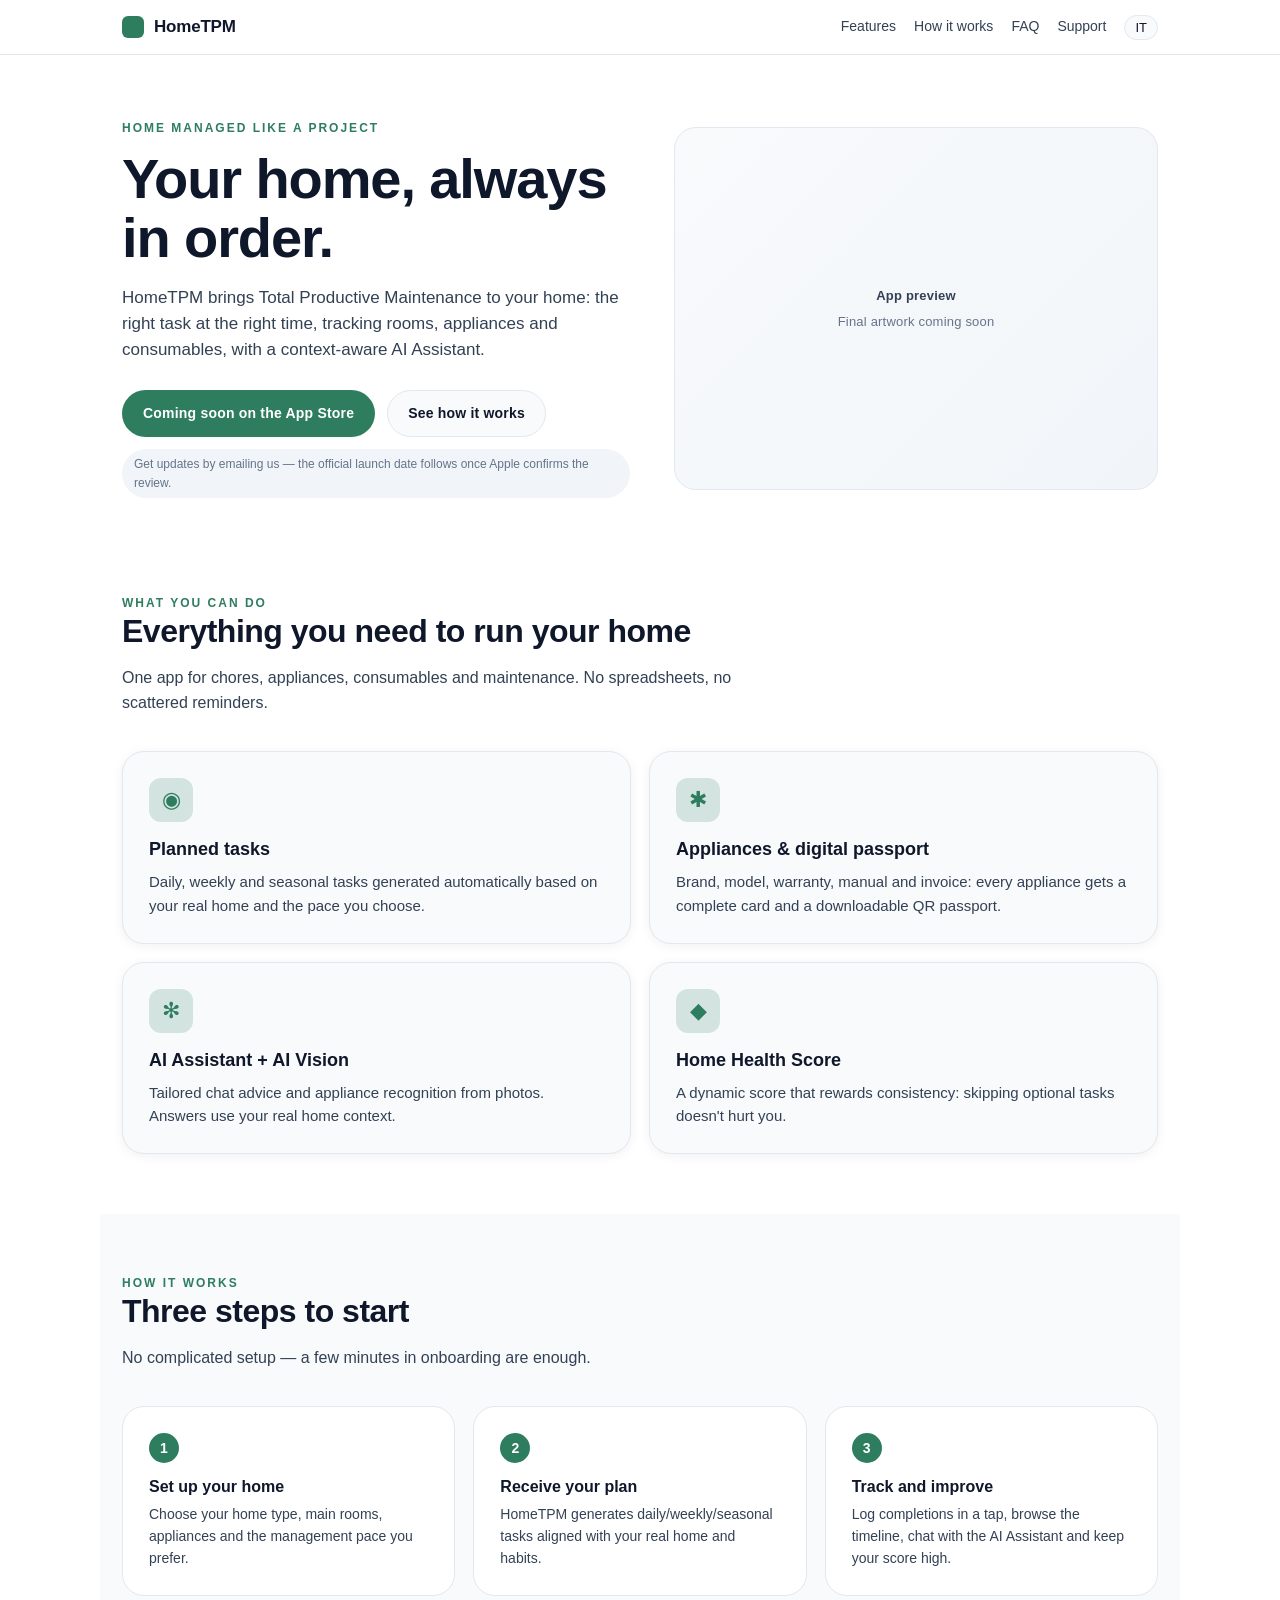
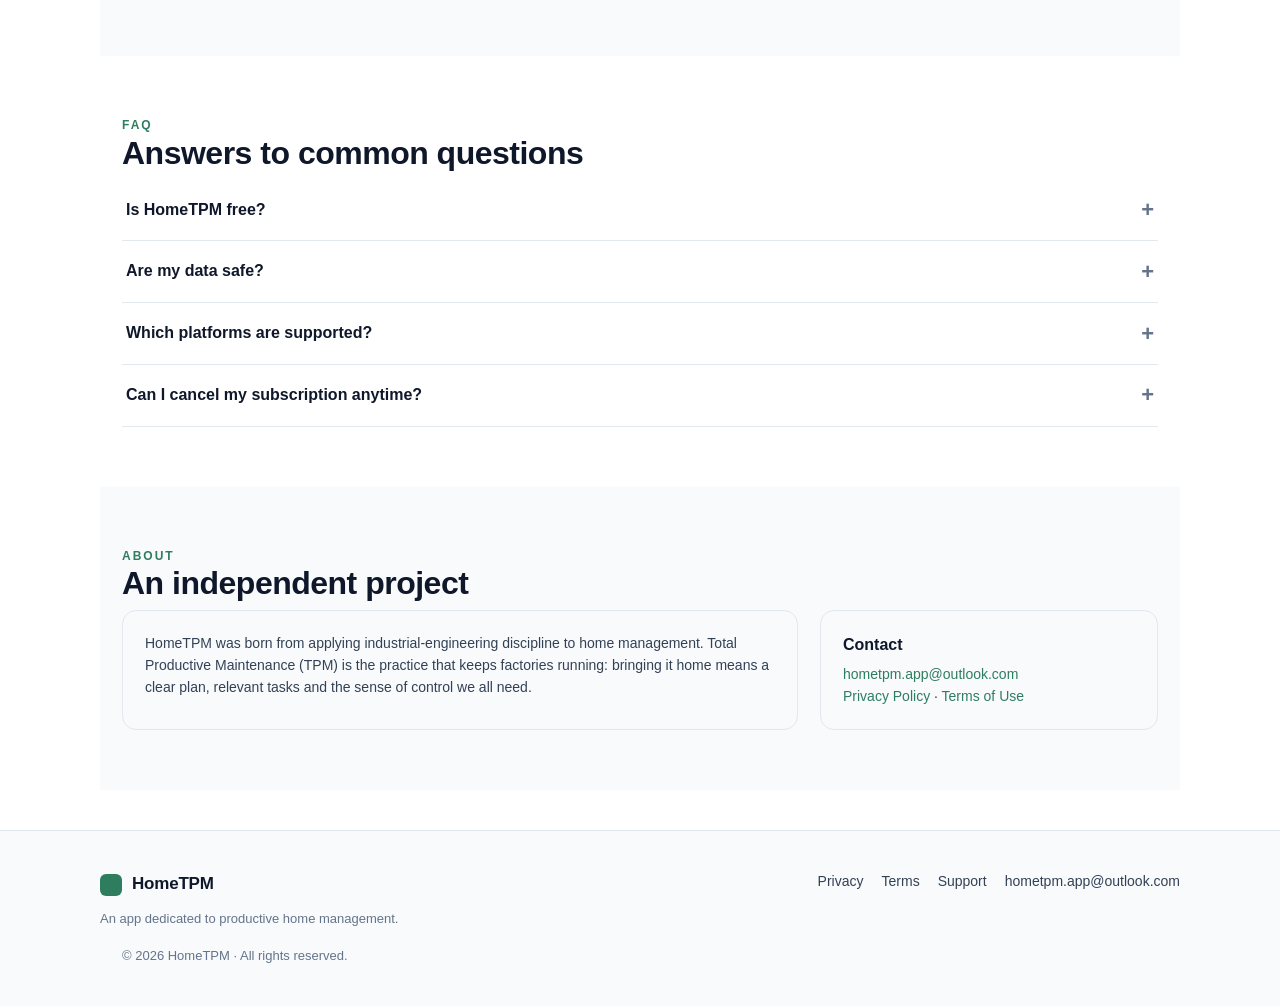
<file: index.html>
<!doctype html>
<html lang="it">
<head>
<title data-title-it="HomeTPM · La casa gestita come un progetto" data-title-en="HomeTPM · Manage your home like a project">HomeTPM · La casa gestita come un progetto</title>
<meta name="description" data-desc-it="HomeTPM porta il metodo Total Productive Maintenance a casa tua: task pianificate, elettrodomestici, consumabili, AI Assistant e Home Health Score." data-desc-en="HomeTPM brings Total Productive Maintenance home: planned tasks, appliances, consumables, AI Assistant and Home Health Score." content="HomeTPM porta il metodo Total Productive Maintenance a casa tua: task pianificate, elettrodomestici, consumabili, AI Assistant e Home Health Score.">
<meta charset="utf-8">
<meta name="viewport" content="width=device-width,initial-scale=1,viewport-fit=cover">
<meta name="theme-color" content="#2E7D5F">
<link rel="stylesheet" href="assets/css/style.css">
<script defer src="assets/js/i18n.js"></script>
</head>
<body>
<header class="nav"><div class="nav-inner">
  <a href="index.html" class="brand-mark"><span class="dot"></span> HomeTPM</a>
  <nav class="nav-links">
    <a href="#features" data-it="Funzionalità" data-en="Features">Funzionalità</a>
    <a href="#how" data-it="Come funziona" data-en="How it works">Come funziona</a>
    <a href="#faq" data-it="FAQ" data-en="FAQ">FAQ</a>
    <a href="support.html" data-it="Supporto" data-en="Support">Supporto</a>
    <button id="lang-toggle" class="lang" aria-label="Language">EN</button>
  </nav>
</div></header>

<section class="hero">
  <div class="hero-grid">
    <div>
      <div class="eyebrow" data-it="LA CASA GESTITA COME UN PROGETTO" data-en="HOME MANAGED LIKE A PROJECT">LA CASA GESTITA COME UN PROGETTO</div>
      <h1 class="title" data-it="La tua casa, sempre in ordine." data-en="Your home, always in order.">La tua casa, sempre in ordine.</h1>
      <p class="subtitle" data-it="HomeTPM applica il metodo Total Productive Maintenance alla casa: pianifica le attività giuste al momento giusto, tiene traccia di stanze, elettrodomestici e consumabili, e ti aiuta con un AI Assistant contestuale." data-en="HomeTPM brings Total Productive Maintenance to your home: the right task at the right time, tracking rooms, appliances and consumables, with a context-aware AI Assistant.">HomeTPM applica il metodo Total Productive Maintenance alla casa: pianifica le attività giuste al momento giusto, tiene traccia di stanze, elettrodomestici e consumabili, e ti aiuta con un AI Assistant contestuale.</p>
      <div class="cta-row">
        <a class="btn btn-primary" href="#coming-soon" data-it="Presto sull'App Store" data-en="Coming soon on the App Store">Presto sull'App Store</a>
        <a class="btn btn-ghost" href="#how" data-it="Scopri come funziona" data-en="See how it works">Scopri come funziona</a>
      </div>
      <div class="pill-note" id="coming-soon" data-it="Iscriviti alle novità scrivendoci: la data ufficiale di pubblicazione arriverà appena Apple confermerà la review." data-en="Get updates by emailing us — the official launch date follows once Apple confirms the review.">Iscriviti alle novità scrivendoci: la data ufficiale di pubblicazione arriverà appena Apple confermerà la review.</div>
    </div>
    <div class="hero-visual" aria-label="HomeTPM preview">
      <!-- Placeholder: sarà sostituito dall'asset visuale definitivo. -->
      <div class="placeholder">
        <strong data-it="Anteprima app" data-en="App preview">Anteprima app</strong>
        <span data-it="Immagine definitiva in arrivo" data-en="Final artwork coming soon">Immagine definitiva in arrivo</span>
      </div>
    </div>
  </div>
</section>

<section id="features">
  <div class="eyebrow" data-it="COSA PUOI FARE" data-en="WHAT YOU CAN DO">COSA PUOI FARE</div>
  <h2 class="section-title" data-it="Tutto quello che serve per gestire la casa" data-en="Everything you need to run your home">Tutto quello che serve per gestire la casa</h2>
  <p class="section-lead" data-it="Un'unica app per organizzare le attività quotidiane, gli elettrodomestici, i consumabili e la manutenzione. Niente fogli Excel, niente promemoria sparsi." data-en="One app for chores, appliances, consumables and maintenance. No spreadsheets, no scattered reminders.">Un'unica app per organizzare le attività quotidiane, gli elettrodomestici, i consumabili e la manutenzione. Niente fogli Excel, niente promemoria sparsi.</p>
  <div class="features">
    <div class="feature">
      <div class="feature-icon">◉</div>
      <h3 data-it="Task pianificate" data-en="Planned tasks">Task pianificate</h3>
      <p data-it="Attività giornaliere, settimanali e stagionali generate automaticamente in base alla tua casa reale e al ritmo che scegli." data-en="Daily, weekly and seasonal tasks generated automatically based on your real home and the pace you choose.">Attività giornaliere, settimanali e stagionali generate automaticamente in base alla tua casa reale e al ritmo che scegli.</p>
    </div>
    <div class="feature">
      <div class="feature-icon">✱</div>
      <h3 data-it="Elettrodomestici e passaporto digitale" data-en="Appliances & digital passport">Elettrodomestici e passaporto digitale</h3>
      <p data-it="Marca, modello, garanzia, manuale e fatture: ogni elettrodomestico ha una scheda completa e un QR passaport scaricabile." data-en="Brand, model, warranty, manual and invoice: every appliance gets a complete card and a downloadable QR passport.">Marca, modello, garanzia, manuale e fatture: ogni elettrodomestico ha una scheda completa e un QR passaport scaricabile.</p>
    </div>
    <div class="feature">
      <div class="feature-icon">✻</div>
      <h3 data-it="AI Assistant + AI Vision" data-en="AI Assistant + AI Vision">AI Assistant + AI Vision</h3>
      <p data-it="Consigli su misura tramite chat e riconoscimento degli elettrodomestici da foto. Le risposte usano il contesto reale della tua casa." data-en="Tailored chat advice and appliance recognition from photos. Answers use your real home context.">Consigli su misura tramite chat e riconoscimento degli elettrodomestici da foto. Le risposte usano il contesto reale della tua casa.</p>
    </div>
    <div class="feature">
      <div class="feature-icon">◆</div>
      <h3 data-it="Home Health Score" data-en="Home Health Score">Home Health Score</h3>
      <p data-it="Uno score dinamico che valorizza la costanza: se salti un'attività opzionale non vieni penalizzato." data-en="A dynamic score that rewards consistency: skipping optional tasks doesn't hurt you.">Uno score dinamico che valorizza la costanza: se salti un'attività opzionale non vieni penalizzato.</p>
    </div>
  </div>
</section>

<section id="how" style="background:var(--bg-2)">
  <div class="eyebrow" data-it="COME FUNZIONA" data-en="HOW IT WORKS">COME FUNZIONA</div>
  <h2 class="section-title" data-it="Tre passi per iniziare" data-en="Three steps to start">Tre passi per iniziare</h2>
  <p class="section-lead" data-it="Non serve un progetto complicato: bastano pochi minuti in onboarding." data-en="No complicated setup — a few minutes in onboarding are enough.">Non serve un progetto complicato: bastano pochi minuti in onboarding.</p>
  <div class="steps">
    <div class="step">
      <div class="step-num">1</div>
      <h4 data-it="Configura la tua casa" data-en="Set up your home">Configura la tua casa</h4>
      <p data-it="Indica la tipologia di abitazione, le stanze principali, i tuoi elettrodomestici e il ritmo di gestione che preferisci." data-en="Choose your home type, main rooms, appliances and the management pace you prefer.">Indica la tipologia di abitazione, le stanze principali, i tuoi elettrodomestici e il ritmo di gestione che preferisci.</p>
    </div>
    <div class="step">
      <div class="step-num">2</div>
      <h4 data-it="Ricevi il piano" data-en="Receive your plan">Ricevi il piano</h4>
      <p data-it="HomeTPM genera task giornaliere/settimanali/stagionali coerenti con la tua casa e le tue abitudini." data-en="HomeTPM generates daily/weekly/seasonal tasks aligned with your real home and habits.">HomeTPM genera task giornaliere/settimanali/stagionali coerenti con la tua casa e le tue abitudini.</p>
    </div>
    <div class="step">
      <div class="step-num">3</div>
      <h4 data-it="Segui e migliora" data-en="Track and improve">Segui e migliora</h4>
      <p data-it="Segna i completamenti in un tap, consulta la timeline, chiedi consiglio all'AI Assistant e mantieni alto lo score." data-en="Log completions in a tap, browse the timeline, chat with the AI Assistant and keep your score high.">Segna i completamenti in un tap, consulta la timeline, chiedi consiglio all'AI Assistant e mantieni alto lo score.</p>
    </div>
  </div>
</section>

<section id="faq">
  <div class="eyebrow" data-it="DOMANDE FREQUENTI" data-en="FAQ">DOMANDE FREQUENTI</div>
  <h2 class="section-title" data-it="Le risposte alle domande più comuni" data-en="Answers to common questions">Le risposte alle domande più comuni</h2>
  <div class="faq">
    <details><summary data-it="HomeTPM è gratis?" data-en="Is HomeTPM free?">HomeTPM è gratis?</summary>
      <p data-it="HomeTPM è scaricabile gratuitamente. Le funzionalità Premium (come AI Assistant, AI Vision e altre) fanno parte dell'abbonamento HomeTPM Pro." data-en="HomeTPM is free to download. Premium features (AI Assistant, AI Vision and more) are part of the HomeTPM Pro subscription.">HomeTPM è scaricabile gratuitamente…</p>
    </details>
    <details><summary data-it="I miei dati sono al sicuro?" data-en="Are my data safe?">I miei dati sono al sicuro?</summary>
      <p data-it="Sì. Utilizziamo Sign in with Apple con scope minimo, memorizziamo solo un hash SHA-256 dell'identificativo Apple e non raccogliamo identificatori pubblicitari. Trovi tutto nella Privacy Policy." data-en="Yes. We use Sign in with Apple with minimal scope, store only a SHA-256 hash of the Apple identifier and never collect advertising IDs. Full details in the Privacy Policy.">Sì…</p>
    </details>
    <details><summary data-it="Su quali piattaforme è disponibile?" data-en="Which platforms are supported?">Su quali piattaforme è disponibile?</summary>
      <p data-it="HomeTPM è pensata per iPhone. Il pubblico ufficiale sull'App Store è imminente." data-en="HomeTPM is built for iPhone. Public launch on the App Store is imminent.">HomeTPM è pensata per iPhone…</p>
    </details>
    <details><summary data-it="Posso cancellare l'abbonamento in qualsiasi momento?" data-en="Can I cancel my subscription anytime?">Posso cancellare l'abbonamento in qualsiasi momento?</summary>
      <p data-it="Sì. La gestione degli abbonamenti avviene sulle impostazioni Apple ID e puoi disattivare il rinnovo automatico in qualsiasi momento." data-en="Yes. Subscriptions are managed via your Apple ID settings and you can turn off auto-renewal at any time.">Sì…</p>
    </details>
  </div>
</section>

<section id="about" style="background:var(--bg-2)">
  <div class="eyebrow" data-it="CHI SIAMO" data-en="ABOUT">CHI SIAMO</div>
  <h2 class="section-title" data-it="Un progetto indipendente" data-en="An independent project">Un progetto indipendente</h2>
  <div class="about-grid">
    <div class="about-card">
      <p data-it="HomeTPM nasce dall'esperienza di gestione della casa applicata al mondo dell'ingegneria industriale. Il TPM (Total Productive Maintenance) è la disciplina che tiene funzionanti gli impianti produttivi: applicarlo alla casa significa avere un piano chiaro, task pertinenti e la sensazione di controllo di cui abbiamo bisogno." data-en="HomeTPM was born from applying industrial-engineering discipline to home management. Total Productive Maintenance (TPM) is the practice that keeps factories running: bringing it home means a clear plan, relevant tasks and the sense of control we all need.">HomeTPM nasce dall'esperienza di gestione della casa applicata al mondo dell'ingegneria industriale…</p>
    </div>
    <div class="about-card">
      <h4 data-it="Contatti" data-en="Contact">Contatti</h4>
      <p><a href="mailto:hometpm.app@outlook.com">hometpm.app@outlook.com</a></p>
      <p><a href="privacy.html" data-it="Privacy Policy" data-en="Privacy Policy">Privacy Policy</a> · <a href="terms.html" data-it="Termini di uso" data-en="Terms of Use">Termini di uso</a></p>
    </div>
  </div>
</section>

<footer class="footer"><div class="footer-inner">
  <div>
    <div class="brand-mark"><span class="dot"></span> HomeTPM</div>
    <div class="footer-copy" style="margin-top:6px" data-it="Un'app dedicata alla gestione produttiva della casa." data-en="An app dedicated to productive home management.">Un'app dedicata alla gestione produttiva della casa.</div>
  </div>
  <div class="footer-links">
    <a href="privacy.html" data-it="Privacy" data-en="Privacy">Privacy</a>
    <a href="terms.html" data-it="Termini" data-en="Terms">Termini</a>
    <a href="support.html" data-it="Supporto" data-en="Support">Supporto</a>
    <a href="mailto:hometpm.app@outlook.com">hometpm.app@outlook.com</a>
  </div>
</div>
<div style="max-width:1080px;margin:16px auto 0;padding:0 22px" class="footer-copy">© 2026 HomeTPM · <span data-it="Tutti i diritti riservati." data-en="All rights reserved.">Tutti i diritti riservati.</span></div>
</footer>
</body></html>
</file>
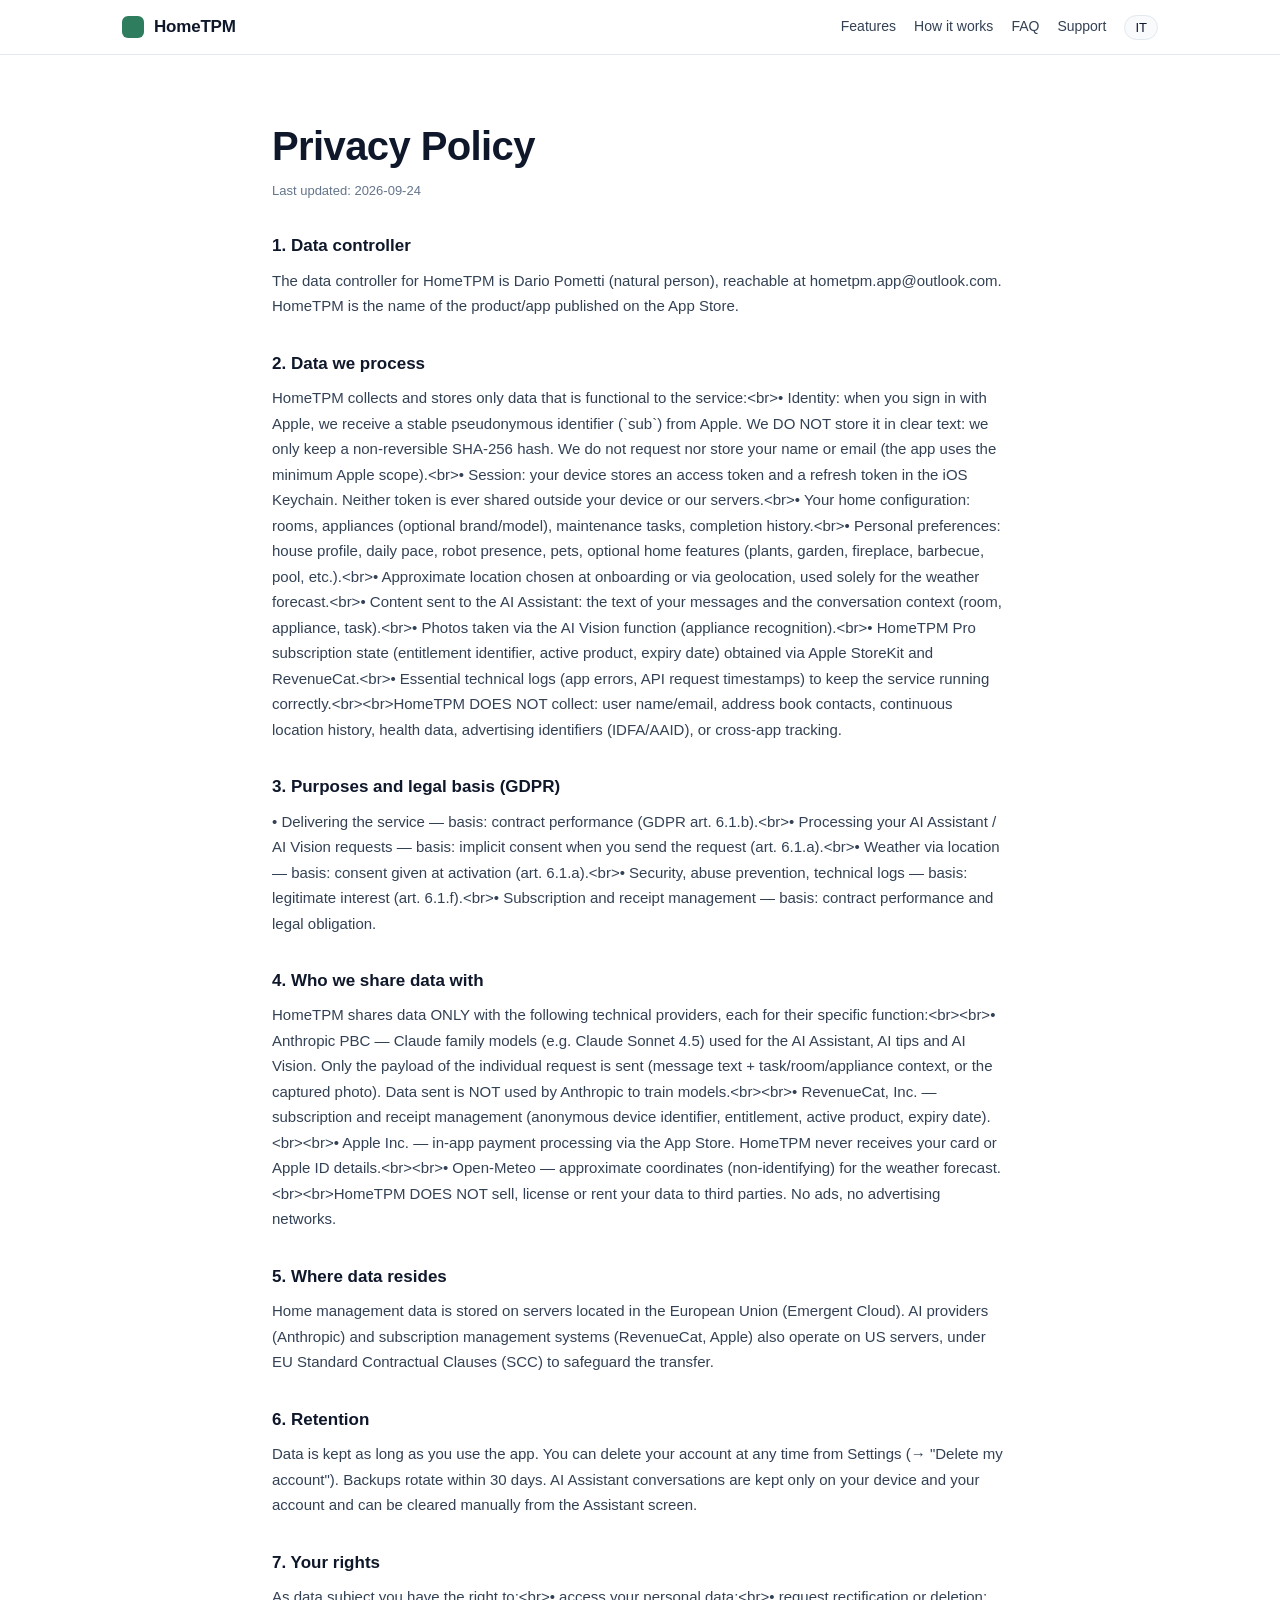
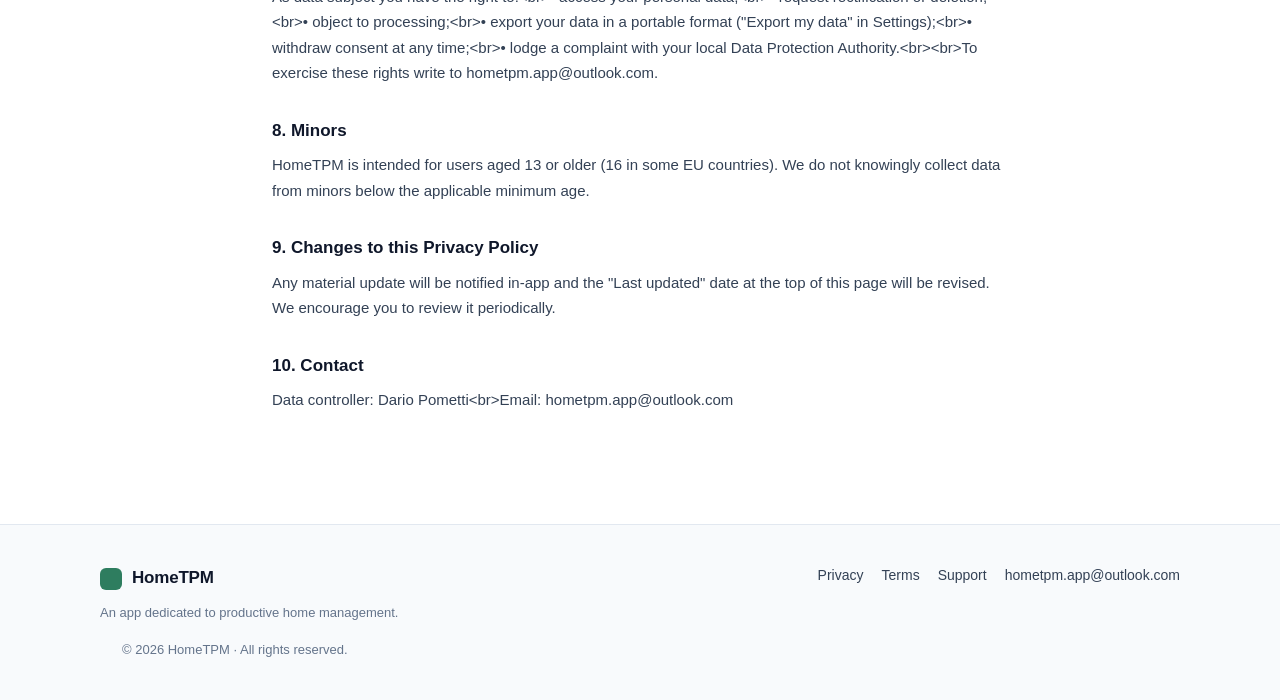
<file: privacy.html>
<!doctype html><html lang="it"><head>
<title data-title-it="Privacy Policy · HomeTPM" data-title-en="Privacy Policy · HomeTPM">Privacy Policy · HomeTPM</title>
<meta name="description" data-desc-it="Privacy Policy di HomeTPM." data-desc-en="Privacy Policy of HomeTPM." content="Privacy Policy di HomeTPM.">
<meta charset="utf-8">
<meta name="viewport" content="width=device-width,initial-scale=1,viewport-fit=cover">
<meta name="theme-color" content="#2E7D5F">
<link rel="stylesheet" href="assets/css/style.css">
<script defer src="assets/js/i18n.js"></script>
</head><body>
<header class="nav"><div class="nav-inner">
  <a href="index.html" class="brand-mark"><span class="dot"></span> HomeTPM</a>
  <nav class="nav-links">
    <a href="index.html#features" data-it="Funzionalità" data-en="Features">Funzionalità</a>
    <a href="index.html#how" data-it="Come funziona" data-en="How it works">Come funziona</a>
    <a href="index.html#faq" data-it="FAQ" data-en="FAQ">FAQ</a>
    <a href="support.html" data-it="Supporto" data-en="Support">Supporto</a>
    <button id="lang-toggle" class="lang" aria-label="Language">EN</button>
  </nav>
</div></header>
<main class="legal-page">
  <h1 data-it="Privacy Policy" data-en="Privacy Policy">Privacy Policy</h1>
  <div class="updated" data-it="Ultimo aggiornamento: 2026-09-24" data-en="Last updated: 2026-09-24">Ultimo aggiornamento: 2026-09-24</div>
  <h2 data-it="1. Titolare del trattamento" data-en="1. Data controller">1. Titolare del trattamento</h2><p data-it="Il titolare del trattamento dei dati personali di HomeTPM è Dario Pometti (persona fisica), contattabile all&#x27;indirizzo hometpm.app@outlook.com. HomeTPM è il nome del prodotto/app pubblicato sull&#x27;App Store." data-en="The data controller for HomeTPM is Dario Pometti (natural person), reachable at hometpm.app@outlook.com. HomeTPM is the name of the product/app published on the App Store.">Il titolare del trattamento dei dati personali di HomeTPM è Dario Pometti (persona fisica), contattabile all&#x27;indirizzo hometpm.app@outlook.com. HomeTPM è il nome del prodotto/app pubblicato sull&#x27;App Store.</p><h2 data-it="2. Dati che trattiamo" data-en="2. Data we process">2. Dati che trattiamo</h2><p data-it="HomeTPM raccoglie e conserva esclusivamente i dati funzionali al servizio:<br>• Identità: quando accedi tramite Sign in with Apple, riceviamo dall&#x27;Apple un identificativo pseudonimo stabile (campo `sub`). Non salviamo l&#x27;identificativo in chiaro: conserviamo esclusivamente un hash SHA-256 non reversibile. Non richiediamo né conserviamo il tuo nome o la tua email (l&#x27;app usa lo scope minimo di Apple).<br>• Sessione: sul tuo dispositivo memorizziamo un access token e un refresh token nel Keychain di iOS. Nessuno dei due token viene mai condiviso al di fuori del tuo dispositivo o dei nostri server.<br>• Configurazione della tua casa: stanze, elettrodomestici (marca/modello facoltativi), attività di manutenzione, cronologia dei completamenti.<br>• Preferenze personali: profilo casa, ritmo giornaliero, presenza di robot, animali domestici, caratteristiche opzionali (piante, giardino, camino, barbecue, piscina, ecc.).<br>• Località approssimativa scelta dall&#x27;utente in onboarding o da geolocalizzazione, usata unicamente per la previsione meteo.<br>• Contenuti inviati all&#x27;AI Assistant: il testo dei tuoi messaggi e il contesto della conversazione (stanza, elettrodomestico, attività di riferimento).<br>• Immagini scattate all&#x27;interno della funzione AI Vision (riconoscimento elettrodomestici).<br>• Stato dell&#x27;abbonamento HomeTPM Pro (identificativo entitlement, prodotto attivo, data di scadenza) ottenuto tramite Apple StoreKit e RevenueCat.<br>• Log tecnici essenziali (errori applicativi, timestamp richieste API) per garantire il corretto funzionamento del servizio.<br><br>HomeTPM NON raccoglie: nome/email dell&#x27;utente, contatti della rubrica, cronologia posizione continua, dati sanitari, identificatori pubblicitari (IDFA/AAID), tracciamento cross-app." data-en="HomeTPM collects and stores only data that is functional to the service:<br>• Identity: when you sign in with Apple, we receive a stable pseudonymous identifier (`sub`) from Apple. We DO NOT store it in clear text: we only keep a non-reversible SHA-256 hash. We do not request nor store your name or email (the app uses the minimum Apple scope).<br>• Session: your device stores an access token and a refresh token in the iOS Keychain. Neither token is ever shared outside your device or our servers.<br>• Your home configuration: rooms, appliances (optional brand/model), maintenance tasks, completion history.<br>• Personal preferences: house profile, daily pace, robot presence, pets, optional home features (plants, garden, fireplace, barbecue, pool, etc.).<br>• Approximate location chosen at onboarding or via geolocation, used solely for the weather forecast.<br>• Content sent to the AI Assistant: the text of your messages and the conversation context (room, appliance, task).<br>• Photos taken via the AI Vision function (appliance recognition).<br>• HomeTPM Pro subscription state (entitlement identifier, active product, expiry date) obtained via Apple StoreKit and RevenueCat.<br>• Essential technical logs (app errors, API request timestamps) to keep the service running correctly.<br><br>HomeTPM DOES NOT collect: user name/email, address book contacts, continuous location history, health data, advertising identifiers (IDFA/AAID), or cross-app tracking.">HomeTPM raccoglie e conserva esclusivamente i dati funzionali al servizio:<br>• Identità: quando accedi tramite Sign in with Apple, riceviamo dall&#x27;Apple un identificativo pseudonimo stabile (campo `sub`). Non salviamo l&#x27;identificativo in chiaro: conserviamo esclusivamente un hash SHA-256 non reversibile. Non richiediamo né conserviamo il tuo nome o la tua email (l&#x27;app usa lo scope minimo di Apple).<br>• Sessione: sul tuo dispositivo memorizziamo un access token e un refresh token nel Keychain di iOS. Nessuno dei due token viene mai condiviso al di fuori del tuo dispositivo o dei nostri server.<br>• Configurazione della tua casa: stanze, elettrodomestici (marca/modello facoltativi), attività di manutenzione, cronologia dei completamenti.<br>• Preferenze personali: profilo casa, ritmo giornaliero, presenza di robot, animali domestici, caratteristiche opzionali (piante, giardino, camino, barbecue, piscina, ecc.).<br>• Località approssimativa scelta dall&#x27;utente in onboarding o da geolocalizzazione, usata unicamente per la previsione meteo.<br>• Contenuti inviati all&#x27;AI Assistant: il testo dei tuoi messaggi e il contesto della conversazione (stanza, elettrodomestico, attività di riferimento).<br>• Immagini scattate all&#x27;interno della funzione AI Vision (riconoscimento elettrodomestici).<br>• Stato dell&#x27;abbonamento HomeTPM Pro (identificativo entitlement, prodotto attivo, data di scadenza) ottenuto tramite Apple StoreKit e RevenueCat.<br>• Log tecnici essenziali (errori applicativi, timestamp richieste API) per garantire il corretto funzionamento del servizio.<br><br>HomeTPM NON raccoglie: nome/email dell&#x27;utente, contatti della rubrica, cronologia posizione continua, dati sanitari, identificatori pubblicitari (IDFA/AAID), tracciamento cross-app.</p><h2 data-it="3. Finalità e base giuridica (GDPR)" data-en="3. Purposes and legal basis (GDPR)">3. Finalità e base giuridica (GDPR)</h2><p data-it="• Erogazione del servizio — base: esecuzione del contratto (art. 6.1.b GDPR).<br>• Elaborazione della richiesta AI Assistant / AI Vision — base: consenso implicito con l&#x27;invio della richiesta (art. 6.1.a).<br>• Meteo tramite località — base: consenso al momento dell&#x27;attivazione (art. 6.1.a).<br>• Sicurezza, prevenzione abusi, log tecnici — base: legittimo interesse (art. 6.1.f).<br>• Gestione abbonamento e ricevute — base: esecuzione del contratto e obblighi di legge." data-en="• Delivering the service — basis: contract performance (GDPR art. 6.1.b).<br>• Processing your AI Assistant / AI Vision requests — basis: implicit consent when you send the request (art. 6.1.a).<br>• Weather via location — basis: consent given at activation (art. 6.1.a).<br>• Security, abuse prevention, technical logs — basis: legitimate interest (art. 6.1.f).<br>• Subscription and receipt management — basis: contract performance and legal obligation.">• Erogazione del servizio — base: esecuzione del contratto (art. 6.1.b GDPR).<br>• Elaborazione della richiesta AI Assistant / AI Vision — base: consenso implicito con l&#x27;invio della richiesta (art. 6.1.a).<br>• Meteo tramite località — base: consenso al momento dell&#x27;attivazione (art. 6.1.a).<br>• Sicurezza, prevenzione abusi, log tecnici — base: legittimo interesse (art. 6.1.f).<br>• Gestione abbonamento e ricevute — base: esecuzione del contratto e obblighi di legge.</p><h2 data-it="4. Con chi condividiamo i dati" data-en="4. Who we share data with">4. Con chi condividiamo i dati</h2><p data-it="HomeTPM condivide dati SOLO con i seguenti fornitori tecnici, ciascuno per la propria funzione specifica:<br><br>• Anthropic PBC — modelli della famiglia Claude (es. Claude Sonnet 4.5) usati per l&#x27;AI Assistant, i suggerimenti AI e AI Vision. Viene inviato esclusivamente il payload della singola richiesta (testo del messaggio + contesto attività/stanza/elettrodomestico, oppure la foto scattata). I dati inviati NON vengono usati da Anthropic per addestrare modelli.<br><br>• RevenueCat, Inc. — gestione dell&#x27;abbonamento e delle ricevute (identificativo anonimo di dispositivo, entitlement, prodotto attivo, data scadenza).<br><br>• Apple Inc. — elaborazione dei pagamenti in-app tramite App Store. HomeTPM non riceve mai i dati della tua carta o del tuo Apple ID.<br><br>• Open-Meteo — coordinate approssimative (non identificative) per la previsione meteo.<br><br>HomeTPM NON vende, cede o affitta i tuoi dati a terzi. Non pubblichiamo annunci e non usiamo network pubblicitari." data-en="HomeTPM shares data ONLY with the following technical providers, each for their specific function:<br><br>• Anthropic PBC — Claude family models (e.g. Claude Sonnet 4.5) used for the AI Assistant, AI tips and AI Vision. Only the payload of the individual request is sent (message text + task/room/appliance context, or the captured photo). Data sent is NOT used by Anthropic to train models.<br><br>• RevenueCat, Inc. — subscription and receipt management (anonymous device identifier, entitlement, active product, expiry date).<br><br>• Apple Inc. — in-app payment processing via the App Store. HomeTPM never receives your card or Apple ID details.<br><br>• Open-Meteo — approximate coordinates (non-identifying) for the weather forecast.<br><br>HomeTPM DOES NOT sell, license or rent your data to third parties. No ads, no advertising networks.">HomeTPM condivide dati SOLO con i seguenti fornitori tecnici, ciascuno per la propria funzione specifica:<br><br>• Anthropic PBC — modelli della famiglia Claude (es. Claude Sonnet 4.5) usati per l&#x27;AI Assistant, i suggerimenti AI e AI Vision. Viene inviato esclusivamente il payload della singola richiesta (testo del messaggio + contesto attività/stanza/elettrodomestico, oppure la foto scattata). I dati inviati NON vengono usati da Anthropic per addestrare modelli.<br><br>• RevenueCat, Inc. — gestione dell&#x27;abbonamento e delle ricevute (identificativo anonimo di dispositivo, entitlement, prodotto attivo, data scadenza).<br><br>• Apple Inc. — elaborazione dei pagamenti in-app tramite App Store. HomeTPM non riceve mai i dati della tua carta o del tuo Apple ID.<br><br>• Open-Meteo — coordinate approssimative (non identificative) per la previsione meteo.<br><br>HomeTPM NON vende, cede o affitta i tuoi dati a terzi. Non pubblichiamo annunci e non usiamo network pubblicitari.</p><h2 data-it="5. Dove risiedono i dati" data-en="5. Where data resides">5. Dove risiedono i dati</h2><p data-it="I dati di gestione della casa sono conservati su server situati nell&#x27;Unione Europea (Emergent Cloud). I fornitori AI (Anthropic) e i sistemi di gestione abbonamenti (RevenueCat, Apple) operano anche su server statunitensi, con clausole contrattuali standard UE (SCC) a garanzia del trasferimento." data-en="Home management data is stored on servers located in the European Union (Emergent Cloud). AI providers (Anthropic) and subscription management systems (RevenueCat, Apple) also operate on US servers, under EU Standard Contractual Clauses (SCC) to safeguard the transfer.">I dati di gestione della casa sono conservati su server situati nell&#x27;Unione Europea (Emergent Cloud). I fornitori AI (Anthropic) e i sistemi di gestione abbonamenti (RevenueCat, Apple) operano anche su server statunitensi, con clausole contrattuali standard UE (SCC) a garanzia del trasferimento.</p><h2 data-it="6. Tempi di conservazione" data-en="6. Retention">6. Tempi di conservazione</h2><p data-it="I dati sono conservati finché utilizzi l&#x27;app. Puoi eliminare l&#x27;account in qualsiasi momento dalle Impostazioni (→ &quot;Elimina il mio account&quot;). I backup vengono ruotati entro 30 giorni. Le conversazioni con l&#x27;AI Assistant sono conservate solo localmente sul tuo dispositivo e sul tuo account, e possono essere cancellate manualmente dalla schermata Assistant." data-en="Data is kept as long as you use the app. You can delete your account at any time from Settings (→ &quot;Delete my account&quot;). Backups rotate within 30 days. AI Assistant conversations are kept only on your device and your account and can be cleared manually from the Assistant screen.">I dati sono conservati finché utilizzi l&#x27;app. Puoi eliminare l&#x27;account in qualsiasi momento dalle Impostazioni (→ &quot;Elimina il mio account&quot;). I backup vengono ruotati entro 30 giorni. Le conversazioni con l&#x27;AI Assistant sono conservate solo localmente sul tuo dispositivo e sul tuo account, e possono essere cancellate manualmente dalla schermata Assistant.</p><h2 data-it="7. I tuoi diritti" data-en="7. Your rights">7. I tuoi diritti</h2><p data-it="In quanto interessato hai il diritto di:<br>• accedere ai tuoi dati personali;<br>• richiederne rettifica o cancellazione;<br>• opporti al trattamento;<br>• esportare i tuoi dati in formato leggibile (funzione &quot;Esporta i miei dati&quot; in Impostazioni);<br>• revocare il consenso in qualsiasi momento;<br>• proporre reclamo al Garante per la Protezione dei Dati Personali.<br><br>Per esercitare questi diritti scrivi a hometpm.app@outlook.com." data-en="As data subject you have the right to:<br>• access your personal data;<br>• request rectification or deletion;<br>• object to processing;<br>• export your data in a portable format (&quot;Export my data&quot; in Settings);<br>• withdraw consent at any time;<br>• lodge a complaint with your local Data Protection Authority.<br><br>To exercise these rights write to hometpm.app@outlook.com.">In quanto interessato hai il diritto di:<br>• accedere ai tuoi dati personali;<br>• richiederne rettifica o cancellazione;<br>• opporti al trattamento;<br>• esportare i tuoi dati in formato leggibile (funzione &quot;Esporta i miei dati&quot; in Impostazioni);<br>• revocare il consenso in qualsiasi momento;<br>• proporre reclamo al Garante per la Protezione dei Dati Personali.<br><br>Per esercitare questi diritti scrivi a hometpm.app@outlook.com.</p><h2 data-it="8. Minori" data-en="8. Minors">8. Minori</h2><p data-it="HomeTPM è destinato a utenti di età pari o superiore a 13 anni (16 anni in alcuni Paesi UE). Non raccogliamo consapevolmente dati di minori sotto l&#x27;età minima applicabile." data-en="HomeTPM is intended for users aged 13 or older (16 in some EU countries). We do not knowingly collect data from minors below the applicable minimum age.">HomeTPM è destinato a utenti di età pari o superiore a 13 anni (16 anni in alcuni Paesi UE). Non raccogliamo consapevolmente dati di minori sotto l&#x27;età minima applicabile.</p><h2 data-it="9. Modifiche a questa Privacy Policy" data-en="9. Changes to this Privacy Policy">9. Modifiche a questa Privacy Policy</h2><p data-it="Eventuali aggiornamenti sostanziali saranno notificati direttamente in-app e la data di &quot;Ultimo aggiornamento&quot; in cima a questa pagina verrà rivista. Ti invitiamo a rivederla periodicamente." data-en="Any material update will be notified in-app and the &quot;Last updated&quot; date at the top of this page will be revised. We encourage you to review it periodically.">Eventuali aggiornamenti sostanziali saranno notificati direttamente in-app e la data di &quot;Ultimo aggiornamento&quot; in cima a questa pagina verrà rivista. Ti invitiamo a rivederla periodicamente.</p><h2 data-it="10. Contatti" data-en="10. Contact">10. Contatti</h2><p data-it="Titolare del trattamento: Dario Pometti<br>Email: hometpm.app@outlook.com" data-en="Data controller: Dario Pometti<br>Email: hometpm.app@outlook.com">Titolare del trattamento: Dario Pometti<br>Email: hometpm.app@outlook.com</p>
</main>
<footer class="footer"><div class="footer-inner">
  <div>
    <div class="brand-mark"><span class="dot"></span> HomeTPM</div>
    <div class="footer-copy" style="margin-top:6px" data-it="Un'app dedicata alla gestione produttiva della casa." data-en="An app dedicated to productive home management.">Un'app dedicata alla gestione produttiva della casa.</div>
  </div>
  <div class="footer-links">
    <a href="privacy.html" data-it="Privacy" data-en="Privacy">Privacy</a>
    <a href="terms.html" data-it="Termini" data-en="Terms">Termini</a>
    <a href="support.html" data-it="Supporto" data-en="Support">Supporto</a>
    <a href="mailto:hometpm.app@outlook.com">hometpm.app@outlook.com</a>
  </div>
</div>
<div style="max-width:1080px;margin:16px auto 0;padding:0 22px" class="footer-copy">© 2026 HomeTPM · <span data-it="Tutti i diritti riservati." data-en="All rights reserved.">Tutti i diritti riservati.</span></div>
</footer>
</body></html>
</file>
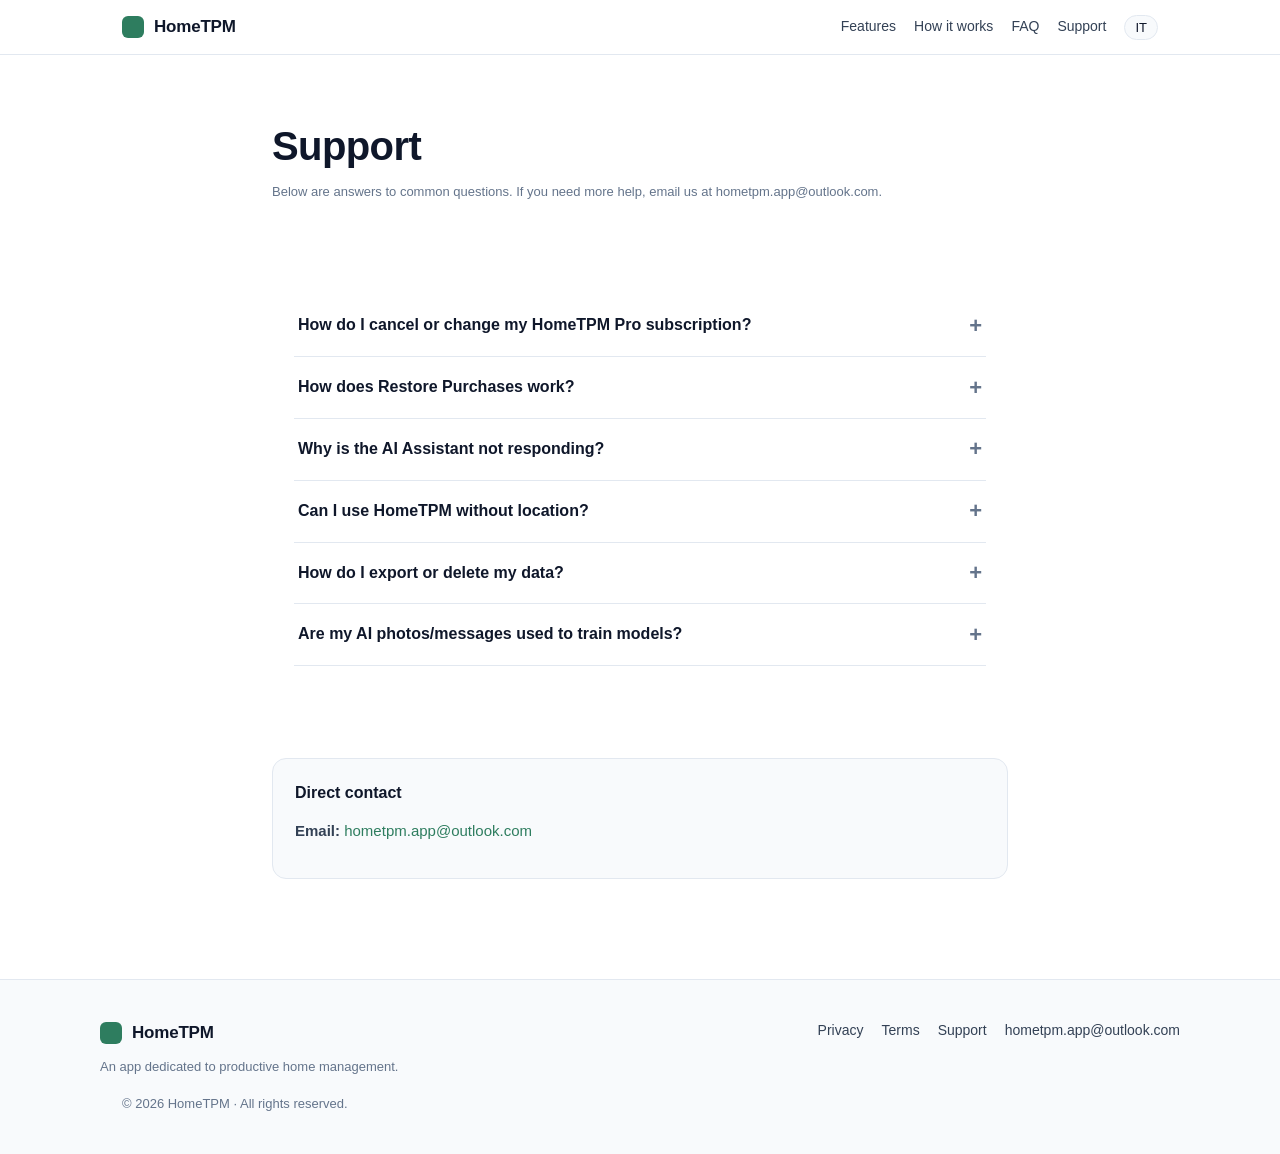
<file: support.html>
<!doctype html><html lang="it"><head>
<title data-title-it="Supporto · HomeTPM" data-title-en="Support · HomeTPM">Supporto · HomeTPM</title>
<meta name="description" data-desc-it="Aiuto e risposte alle domande frequenti su HomeTPM." data-desc-en="Help and FAQs about HomeTPM." content="Aiuto e risposte alle domande frequenti su HomeTPM.">
<meta charset="utf-8">
<meta name="viewport" content="width=device-width,initial-scale=1,viewport-fit=cover">
<meta name="theme-color" content="#2E7D5F">
<link rel="stylesheet" href="assets/css/style.css">
<script defer src="assets/js/i18n.js"></script>
</head><body>
<header class="nav"><div class="nav-inner">
  <a href="index.html" class="brand-mark"><span class="dot"></span> HomeTPM</a>
  <nav class="nav-links">
    <a href="index.html#features" data-it="Funzionalità" data-en="Features">Funzionalità</a>
    <a href="index.html#how" data-it="Come funziona" data-en="How it works">Come funziona</a>
    <a href="index.html#faq" data-it="FAQ" data-en="FAQ">FAQ</a>
    <a href="support.html" data-it="Supporto" data-en="Support">Supporto</a>
    <button id="lang-toggle" class="lang" aria-label="Language">EN</button>
  </nav>
</div></header>
<main class="legal-page">
  <h1 data-it="Supporto" data-en="Support">Supporto</h1>
  <p class="updated" data-it="Trovi qui sotto le risposte alle domande più frequenti. Se non trovi quello che cerchi, scrivici a hometpm.app@outlook.com." data-en="Below are answers to common questions. If you need more help, email us at hometpm.app@outlook.com.">Trovi qui sotto le risposte alle domande più frequenti. Se non trovi quello che cerchi, scrivici a hometpm.app@outlook.com.</p>
  <section class="faq" style="margin-top:20px">
    <details><summary data-it="Come cancello o cambio l&#x27;abbonamento HomeTPM Pro?" data-en="How do I cancel or change my HomeTPM Pro subscription?">Come cancello o cambio l&#x27;abbonamento HomeTPM Pro?</summary>
    <p data-it="Gli abbonamenti sono gestiti direttamente dal tuo Apple ID. Vai in Impostazioni iPhone → tocca il tuo nome → &quot;Abbonamenti&quot; e seleziona HomeTPM. In alternativa, apri HomeTPM → Impostazioni → &quot;Gestisci abbonamento&quot;: ti porteremo alla stessa pagina Apple." data-en="Subscriptions are managed directly through your Apple ID. Go to iPhone Settings → tap your name → &quot;Subscriptions&quot; and pick HomeTPM. Alternatively, inside HomeTPM tap Settings → &quot;Manage subscription&quot;: we will take you to the same Apple page.">Gli abbonamenti sono gestiti direttamente dal tuo Apple ID. Vai in Impostazioni iPhone → tocca il tuo nome → &quot;Abbonamenti&quot; e seleziona HomeTPM. In alternativa, apri HomeTPM → Impostazioni → &quot;Gestisci abbonamento&quot;: ti porteremo alla stessa pagina Apple.</p></details><details><summary data-it="Come funziona il ripristino degli acquisti?" data-en="How does Restore Purchases work?">Come funziona il ripristino degli acquisti?</summary>
    <p data-it="Se hai cambiato dispositivo o reinstallato l&#x27;app, apri HomeTPM → Impostazioni → &quot;Gestisci abbonamento&quot; → &quot;Ripristina acquisti&quot;. Assicurati di aver effettuato l&#x27;accesso con lo stesso Apple ID usato all&#x27;acquisto originale." data-en="If you changed device or reinstalled the app, open HomeTPM → Settings → &quot;Manage subscription&quot; → &quot;Restore purchases&quot;. Make sure you are signed in with the same Apple ID used at the original purchase.">Se hai cambiato dispositivo o reinstallato l&#x27;app, apri HomeTPM → Impostazioni → &quot;Gestisci abbonamento&quot; → &quot;Ripristina acquisti&quot;. Assicurati di aver effettuato l&#x27;accesso con lo stesso Apple ID usato all&#x27;acquisto originale.</p></details><details><summary data-it="Perché l&#x27;AI Assistant non risponde?" data-en="Why is the AI Assistant not responding?">Perché l&#x27;AI Assistant non risponde?</summary>
    <p data-it="L&#x27;AI Assistant richiede una connessione internet attiva e un abbonamento HomeTPM Pro attivo. Verifica entrambe le condizioni. Se il problema persiste, prova a chiudere e riaprire l&#x27;app o scrivici allegando cosa stavi facendo." data-en="The AI Assistant needs an active internet connection and an active HomeTPM Pro subscription. Check both. If the issue persists, try closing and reopening the app, or write to us describing what you were doing.">L&#x27;AI Assistant richiede una connessione internet attiva e un abbonamento HomeTPM Pro attivo. Verifica entrambe le condizioni. Se il problema persiste, prova a chiudere e riaprire l&#x27;app o scrivici allegando cosa stavi facendo.</p></details><details><summary data-it="Posso usare HomeTPM senza posizione?" data-en="Can I use HomeTPM without location?">Posso usare HomeTPM senza posizione?</summary>
    <p data-it="Sì. La posizione è facoltativa e serve solo per la previsione meteo. Se preferisci non condividerla, tutte le altre funzioni (stanze, task, AI Assistant) restano pienamente disponibili." data-en="Yes. Location is optional and only used for the weather forecast. If you prefer not to share it, all other features (rooms, tasks, AI Assistant) remain fully available.">Sì. La posizione è facoltativa e serve solo per la previsione meteo. Se preferisci non condividerla, tutte le altre funzioni (stanze, task, AI Assistant) restano pienamente disponibili.</p></details><details><summary data-it="Come esporto o cancello i miei dati?" data-en="How do I export or delete my data?">Come esporto o cancello i miei dati?</summary>
    <p data-it="Vai in Impostazioni → &quot;Esporta i miei dati&quot; per ricevere un file JSON con tutti i tuoi contenuti. Per la cancellazione, in Impostazioni troverai &quot;Elimina il mio account&quot;: rimuoveremo tutti i dati dai nostri server." data-en="In Settings → &quot;Export my data&quot; you can download a JSON file with all your content. For deletion, use Settings → &quot;Delete my account&quot;: we will remove all your data from our servers.">Vai in Impostazioni → &quot;Esporta i miei dati&quot; per ricevere un file JSON con tutti i tuoi contenuti. Per la cancellazione, in Impostazioni troverai &quot;Elimina il mio account&quot;: rimuoveremo tutti i dati dai nostri server.</p></details><details><summary data-it="Le mie foto/messaggi AI sono usati per addestrare modelli?" data-en="Are my AI photos/messages used to train models?">Le mie foto/messaggi AI sono usati per addestrare modelli?</summary>
    <p data-it="No. I dati inviati ad Anthropic (Claude) non vengono usati per addestrare modelli, secondo l&#x27;accordo che abbiamo in essere con loro. Per dettagli completi consulta la Privacy Policy." data-en="No. Data sent to Anthropic (Claude) is not used for model training, per our agreement with them. See the Privacy Policy for full details.">No. I dati inviati ad Anthropic (Claude) non vengono usati per addestrare modelli, secondo l&#x27;accordo che abbiamo in essere con loro. Per dettagli completi consulta la Privacy Policy.</p></details>
  </section>
  <section class="about-card" style="margin-top:32px">
    <h4 data-it="Contatto diretto" data-en="Direct contact">Contatto diretto</h4>
    <p data-it="" data-en=""></p>
    <p><strong data-it="Email:" data-en="Email:">Email:</strong> <a href="mailto:hometpm.app@outlook.com">hometpm.app@outlook.com</a></p>
  </section>
</main>
<footer class="footer"><div class="footer-inner">
  <div>
    <div class="brand-mark"><span class="dot"></span> HomeTPM</div>
    <div class="footer-copy" style="margin-top:6px" data-it="Un'app dedicata alla gestione produttiva della casa." data-en="An app dedicated to productive home management.">Un'app dedicata alla gestione produttiva della casa.</div>
  </div>
  <div class="footer-links">
    <a href="privacy.html" data-it="Privacy" data-en="Privacy">Privacy</a>
    <a href="terms.html" data-it="Termini" data-en="Terms">Termini</a>
    <a href="support.html" data-it="Supporto" data-en="Support">Supporto</a>
    <a href="mailto:hometpm.app@outlook.com">hometpm.app@outlook.com</a>
  </div>
</div>
<div style="max-width:1080px;margin:16px auto 0;padding:0 22px" class="footer-copy">© 2026 HomeTPM · <span data-it="Tutti i diritti riservati." data-en="All rights reserved.">Tutti i diritti riservati.</span></div>
</footer>
</body></html>
</file>
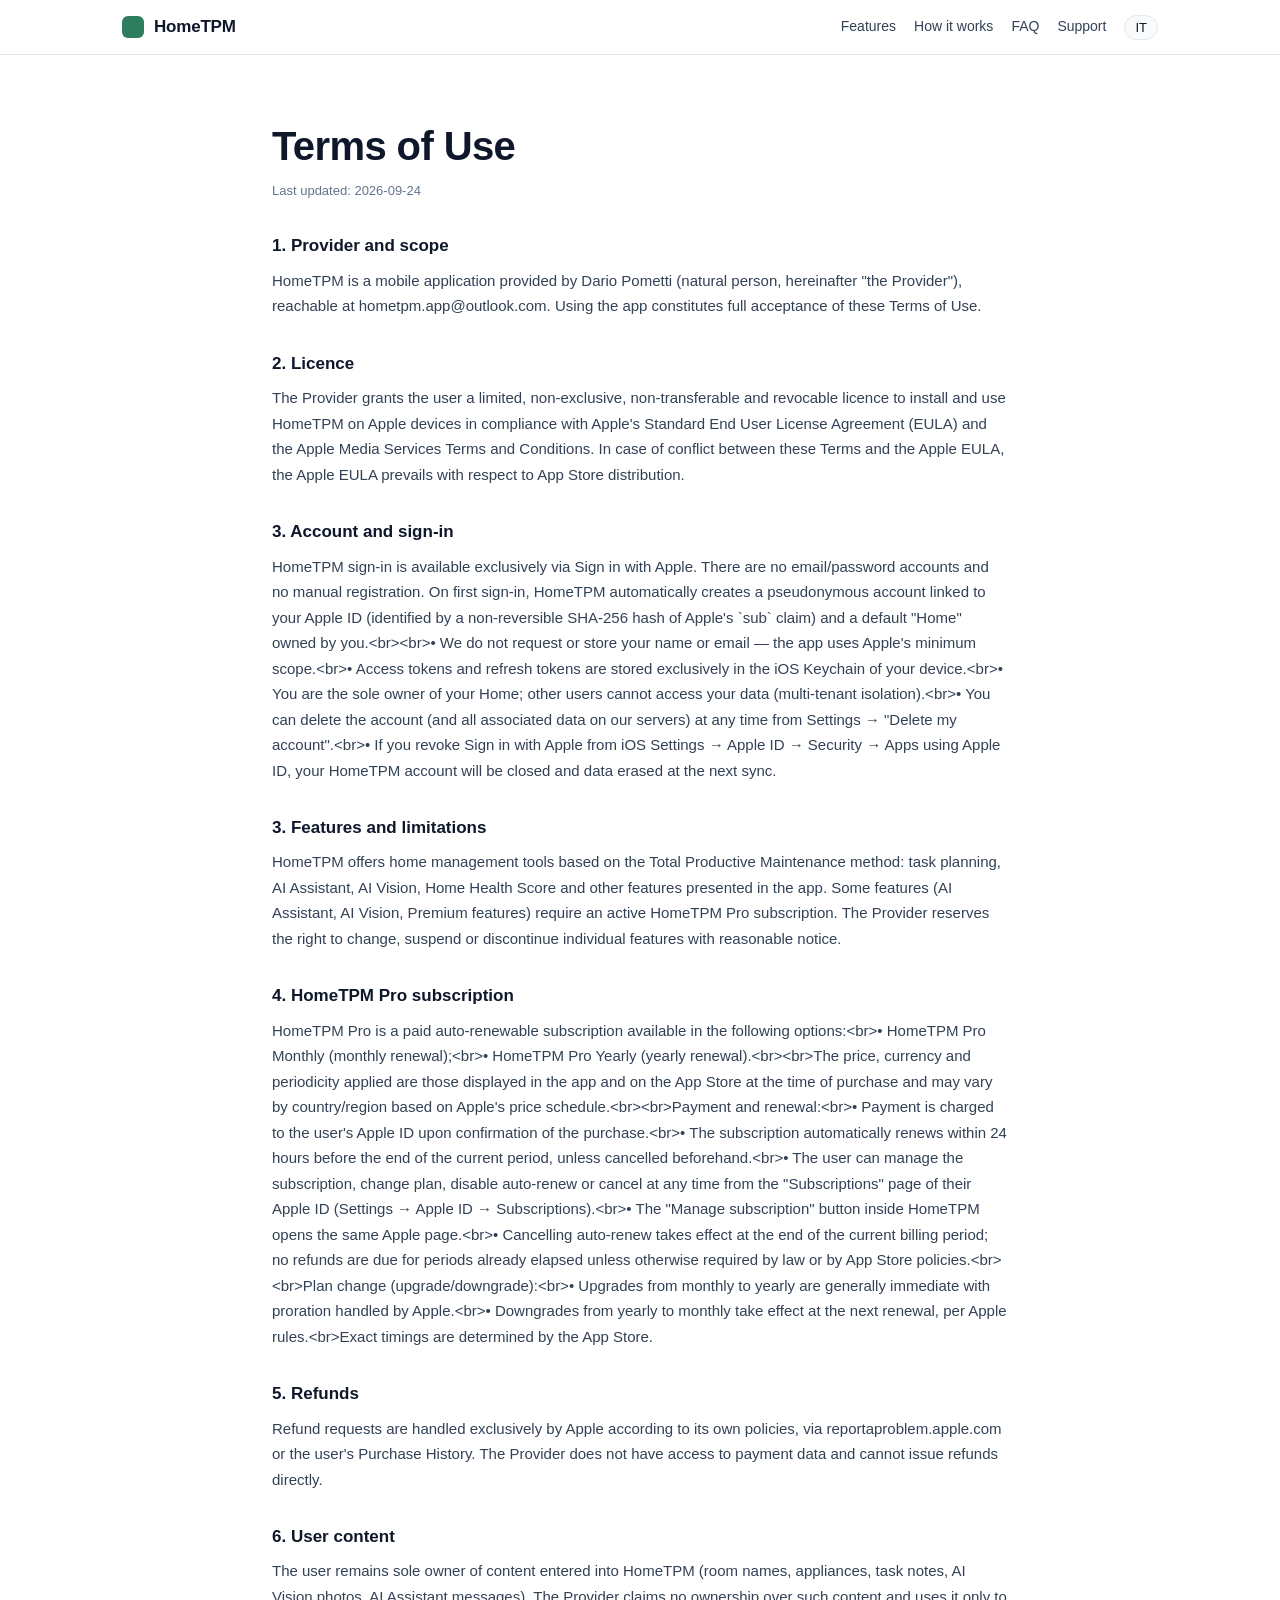
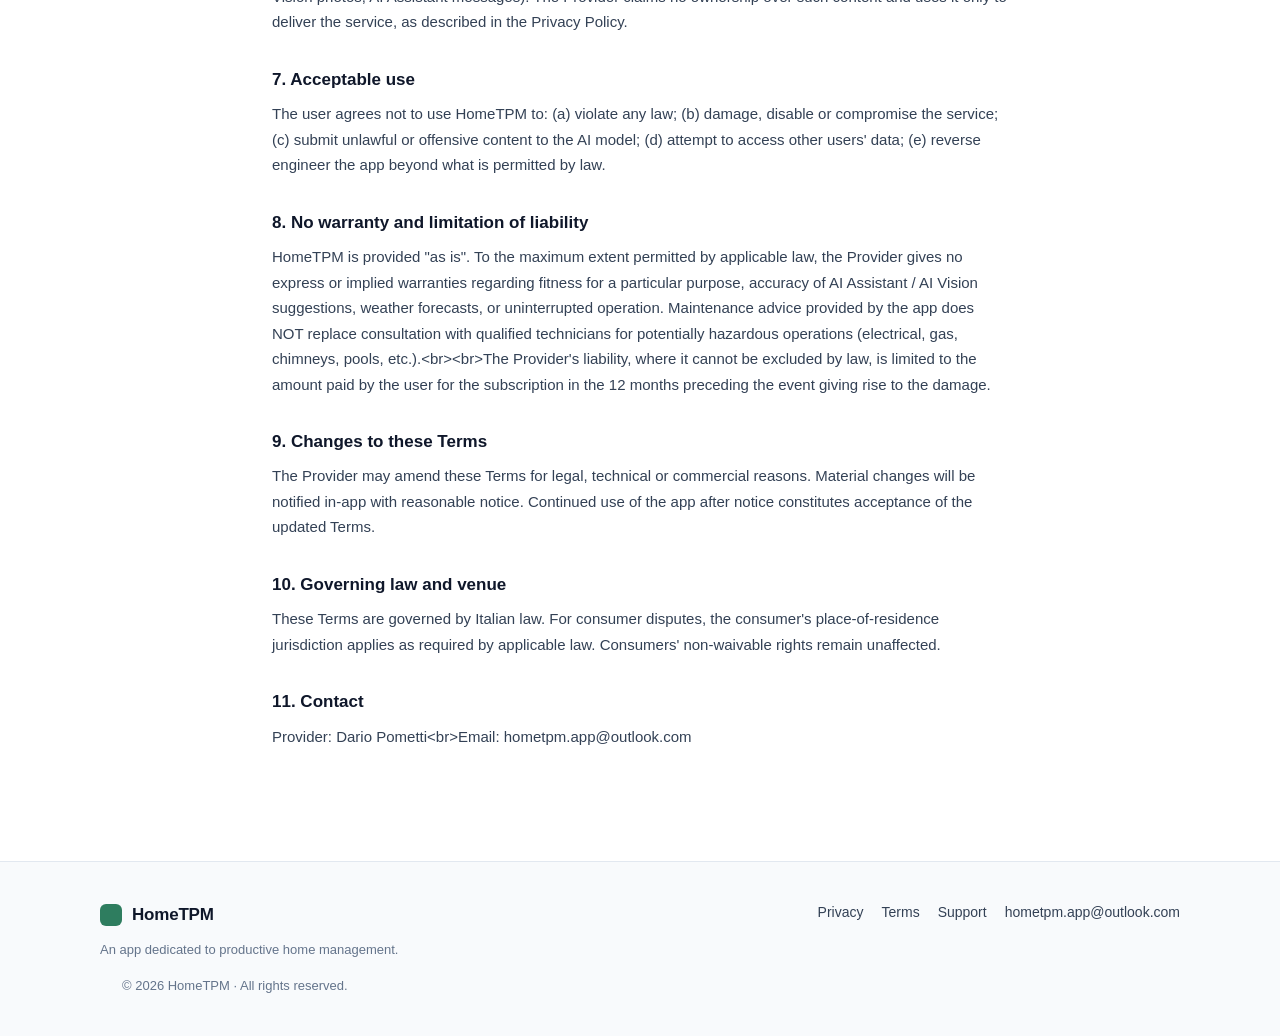
<file: terms.html>
<!doctype html><html lang="it"><head>
<title data-title-it="Termini di uso · HomeTPM" data-title-en="Terms of Use · HomeTPM">Termini di uso · HomeTPM</title>
<meta name="description" data-desc-it="Termini di uso di HomeTPM." data-desc-en="Terms of Use of HomeTPM." content="Termini di uso di HomeTPM.">
<meta charset="utf-8">
<meta name="viewport" content="width=device-width,initial-scale=1,viewport-fit=cover">
<meta name="theme-color" content="#2E7D5F">
<link rel="stylesheet" href="assets/css/style.css">
<script defer src="assets/js/i18n.js"></script>
</head><body>
<header class="nav"><div class="nav-inner">
  <a href="index.html" class="brand-mark"><span class="dot"></span> HomeTPM</a>
  <nav class="nav-links">
    <a href="index.html#features" data-it="Funzionalità" data-en="Features">Funzionalità</a>
    <a href="index.html#how" data-it="Come funziona" data-en="How it works">Come funziona</a>
    <a href="index.html#faq" data-it="FAQ" data-en="FAQ">FAQ</a>
    <a href="support.html" data-it="Supporto" data-en="Support">Supporto</a>
    <button id="lang-toggle" class="lang" aria-label="Language">EN</button>
  </nav>
</div></header>
<main class="legal-page">
  <h1 data-it="Termini di uso" data-en="Terms of Use">Termini di uso</h1>
  <div class="updated" data-it="Ultimo aggiornamento: 2026-09-24" data-en="Last updated: 2026-09-24">Ultimo aggiornamento: 2026-09-24</div>
  <h2 data-it="1. Titolare e oggetto del contratto" data-en="1. Provider and scope">1. Titolare e oggetto del contratto</h2><p data-it="HomeTPM è un&#x27;applicazione mobile fornita da Dario Pometti (persona fisica, di seguito &quot;il Titolare&quot;), contattabile all&#x27;indirizzo hometpm.app@outlook.com. L&#x27;uso dell&#x27;app costituisce accettazione integrale dei presenti Termini d&#x27;uso." data-en="HomeTPM is a mobile application provided by Dario Pometti (natural person, hereinafter &quot;the Provider&quot;), reachable at hometpm.app@outlook.com. Using the app constitutes full acceptance of these Terms of Use.">HomeTPM è un&#x27;applicazione mobile fornita da Dario Pometti (persona fisica, di seguito &quot;il Titolare&quot;), contattabile all&#x27;indirizzo hometpm.app@outlook.com. L&#x27;uso dell&#x27;app costituisce accettazione integrale dei presenti Termini d&#x27;uso.</p><h2 data-it="2. Licenza d&#x27;uso" data-en="2. Licence">2. Licenza d&#x27;uso</h2><p data-it="Il Titolare concede all&#x27;utente una licenza limitata, non esclusiva, non trasferibile e revocabile per installare e utilizzare HomeTPM su dispositivi Apple in conformità con l&#x27;Apple Standard End User License Agreement (EULA) e con quanto stabilito da Apple Media Services Terms and Conditions. In caso di conflitto tra i presenti Termini e l&#x27;EULA Apple, prevalgono i contenuti dell&#x27;EULA Apple limitatamente alla distribuzione tramite App Store." data-en="The Provider grants the user a limited, non-exclusive, non-transferable and revocable licence to install and use HomeTPM on Apple devices in compliance with Apple&#x27;s Standard End User License Agreement (EULA) and the Apple Media Services Terms and Conditions. In case of conflict between these Terms and the Apple EULA, the Apple EULA prevails with respect to App Store distribution.">Il Titolare concede all&#x27;utente una licenza limitata, non esclusiva, non trasferibile e revocabile per installare e utilizzare HomeTPM su dispositivi Apple in conformità con l&#x27;Apple Standard End User License Agreement (EULA) e con quanto stabilito da Apple Media Services Terms and Conditions. In caso di conflitto tra i presenti Termini e l&#x27;EULA Apple, prevalgono i contenuti dell&#x27;EULA Apple limitatamente alla distribuzione tramite App Store.</p><h2 data-it="3. Account e accesso" data-en="3. Account and sign-in">3. Account e accesso</h2><p data-it="L&#x27;accesso a HomeTPM avviene esclusivamente tramite Sign in with Apple. Non sono previsti account con email/password né registrazione manuale. Al primo accesso, HomeTPM crea automaticamente un account pseudonimo legato al tuo Apple ID (identificato da un hash SHA-256 non reversibile del campo `sub` fornito da Apple) e una &quot;Casa&quot; (Home) di default a te associata.<br><br>• Non richiediamo né conserviamo il tuo nome o la tua email — usiamo lo scope minimo di Apple.<br>• Access token e refresh token vengono salvati esclusivamente nel Keychain iOS del tuo dispositivo.<br>• Sei l&#x27;unico proprietario (owner) della tua Home; gli altri utenti non possono accedere ai tuoi dati (isolamento multi-tenant).<br>• Puoi eliminare in qualsiasi momento l&#x27;account (con tutti i dati associati sui nostri server) da Impostazioni → &quot;Elimina il mio account&quot;.<br>• Se revochi Sign in with Apple da Impostazioni iOS → Apple ID → Sicurezza → App che usano il tuo Apple ID, l&#x27;account HomeTPM verrà chiuso e i dati eliminati alla successiva sincronizzazione." data-en="HomeTPM sign-in is available exclusively via Sign in with Apple. There are no email/password accounts and no manual registration. On first sign-in, HomeTPM automatically creates a pseudonymous account linked to your Apple ID (identified by a non-reversible SHA-256 hash of Apple&#x27;s `sub` claim) and a default &quot;Home&quot; owned by you.<br><br>• We do not request or store your name or email — the app uses Apple&#x27;s minimum scope.<br>• Access tokens and refresh tokens are stored exclusively in the iOS Keychain of your device.<br>• You are the sole owner of your Home; other users cannot access your data (multi-tenant isolation).<br>• You can delete the account (and all associated data on our servers) at any time from Settings → &quot;Delete my account&quot;.<br>• If you revoke Sign in with Apple from iOS Settings → Apple ID → Security → Apps using Apple ID, your HomeTPM account will be closed and data erased at the next sync.">L&#x27;accesso a HomeTPM avviene esclusivamente tramite Sign in with Apple. Non sono previsti account con email/password né registrazione manuale. Al primo accesso, HomeTPM crea automaticamente un account pseudonimo legato al tuo Apple ID (identificato da un hash SHA-256 non reversibile del campo `sub` fornito da Apple) e una &quot;Casa&quot; (Home) di default a te associata.<br><br>• Non richiediamo né conserviamo il tuo nome o la tua email — usiamo lo scope minimo di Apple.<br>• Access token e refresh token vengono salvati esclusivamente nel Keychain iOS del tuo dispositivo.<br>• Sei l&#x27;unico proprietario (owner) della tua Home; gli altri utenti non possono accedere ai tuoi dati (isolamento multi-tenant).<br>• Puoi eliminare in qualsiasi momento l&#x27;account (con tutti i dati associati sui nostri server) da Impostazioni → &quot;Elimina il mio account&quot;.<br>• Se revochi Sign in with Apple da Impostazioni iOS → Apple ID → Sicurezza → App che usano il tuo Apple ID, l&#x27;account HomeTPM verrà chiuso e i dati eliminati alla successiva sincronizzazione.</p><h2 data-it="3. Funzionalità e limitazioni" data-en="3. Features and limitations">3. Funzionalità e limitazioni</h2><p data-it="HomeTPM offre strumenti di gestione domestica basati sul metodo Total Productive Maintenance: pianificazione delle attività, AI Assistant, AI Vision, Home Health Score e altre funzionalità mostrate nell&#x27;app. Alcune funzionalità (AI Assistant, AI Vision, funzionalità Premium) richiedono un abbonamento HomeTPM Pro attivo. Il Titolare si riserva il diritto di modificare, sospendere o interrompere singole funzionalità dandone comunicazione ragionevole." data-en="HomeTPM offers home management tools based on the Total Productive Maintenance method: task planning, AI Assistant, AI Vision, Home Health Score and other features presented in the app. Some features (AI Assistant, AI Vision, Premium features) require an active HomeTPM Pro subscription. The Provider reserves the right to change, suspend or discontinue individual features with reasonable notice.">HomeTPM offre strumenti di gestione domestica basati sul metodo Total Productive Maintenance: pianificazione delle attività, AI Assistant, AI Vision, Home Health Score e altre funzionalità mostrate nell&#x27;app. Alcune funzionalità (AI Assistant, AI Vision, funzionalità Premium) richiedono un abbonamento HomeTPM Pro attivo. Il Titolare si riserva il diritto di modificare, sospendere o interrompere singole funzionalità dandone comunicazione ragionevole.</p><h2 data-it="4. Abbonamento HomeTPM Pro" data-en="4. HomeTPM Pro subscription">4. Abbonamento HomeTPM Pro</h2><p data-it="HomeTPM Pro è un abbonamento a pagamento con rinnovo automatico offerto nelle seguenti opzioni:<br>• HomeTPM Pro Mensile (rinnovo mensile);<br>• HomeTPM Pro Annuale (rinnovo annuale).<br><br>Il prezzo, la valuta e la periodicità applicati sono quelli mostrati nell&#x27;app e nell&#x27;App Store al momento dell&#x27;acquisto e possono variare per Paese/regione secondo il listino Apple.<br><br>Modalità di pagamento e rinnovo:<br>• Il pagamento viene addebitato sull&#x27;Apple ID dell&#x27;utente al momento della conferma dell&#x27;acquisto.<br>• Il rinnovo è automatico e viene addebitato entro 24 ore prima della scadenza del periodo in corso, salvo cancellazione preventiva.<br>• L&#x27;utente può gestire l&#x27;abbonamento, modificarne il piano, disattivare il rinnovo automatico o cancellarlo in qualsiasi momento dalla pagina &quot;Abbonamenti&quot; del proprio Apple ID (Impostazioni → Apple ID → Abbonamenti).<br>• Il pulsante &quot;Gestisci abbonamento&quot; all&#x27;interno di HomeTPM apre la stessa pagina Apple.<br>• La disattivazione del rinnovo automatico ha effetto al termine del periodo di fatturazione corrente; non sono previsti rimborsi per periodi già maturati salvo diverse disposizioni di legge o dell&#x27;App Store.<br><br>Cambio di piano (upgrade/downgrade):<br>• I passaggi da mensile ad annuale (upgrade) sono generalmente immediati con proration gestita da Apple.<br>• I passaggi da annuale a mensile (downgrade) sono effettivi al prossimo rinnovo, secondo le regole di Apple.<br>Le tempistiche esatte sono determinate dall&#x27;App Store." data-en="HomeTPM Pro is a paid auto-renewable subscription available in the following options:<br>• HomeTPM Pro Monthly (monthly renewal);<br>• HomeTPM Pro Yearly (yearly renewal).<br><br>The price, currency and periodicity applied are those displayed in the app and on the App Store at the time of purchase and may vary by country/region based on Apple&#x27;s price schedule.<br><br>Payment and renewal:<br>• Payment is charged to the user&#x27;s Apple ID upon confirmation of the purchase.<br>• The subscription automatically renews within 24 hours before the end of the current period, unless cancelled beforehand.<br>• The user can manage the subscription, change plan, disable auto-renew or cancel at any time from the &quot;Subscriptions&quot; page of their Apple ID (Settings → Apple ID → Subscriptions).<br>• The &quot;Manage subscription&quot; button inside HomeTPM opens the same Apple page.<br>• Cancelling auto-renew takes effect at the end of the current billing period; no refunds are due for periods already elapsed unless otherwise required by law or by App Store policies.<br><br>Plan change (upgrade/downgrade):<br>• Upgrades from monthly to yearly are generally immediate with proration handled by Apple.<br>• Downgrades from yearly to monthly take effect at the next renewal, per Apple rules.<br>Exact timings are determined by the App Store.">HomeTPM Pro è un abbonamento a pagamento con rinnovo automatico offerto nelle seguenti opzioni:<br>• HomeTPM Pro Mensile (rinnovo mensile);<br>• HomeTPM Pro Annuale (rinnovo annuale).<br><br>Il prezzo, la valuta e la periodicità applicati sono quelli mostrati nell&#x27;app e nell&#x27;App Store al momento dell&#x27;acquisto e possono variare per Paese/regione secondo il listino Apple.<br><br>Modalità di pagamento e rinnovo:<br>• Il pagamento viene addebitato sull&#x27;Apple ID dell&#x27;utente al momento della conferma dell&#x27;acquisto.<br>• Il rinnovo è automatico e viene addebitato entro 24 ore prima della scadenza del periodo in corso, salvo cancellazione preventiva.<br>• L&#x27;utente può gestire l&#x27;abbonamento, modificarne il piano, disattivare il rinnovo automatico o cancellarlo in qualsiasi momento dalla pagina &quot;Abbonamenti&quot; del proprio Apple ID (Impostazioni → Apple ID → Abbonamenti).<br>• Il pulsante &quot;Gestisci abbonamento&quot; all&#x27;interno di HomeTPM apre la stessa pagina Apple.<br>• La disattivazione del rinnovo automatico ha effetto al termine del periodo di fatturazione corrente; non sono previsti rimborsi per periodi già maturati salvo diverse disposizioni di legge o dell&#x27;App Store.<br><br>Cambio di piano (upgrade/downgrade):<br>• I passaggi da mensile ad annuale (upgrade) sono generalmente immediati con proration gestita da Apple.<br>• I passaggi da annuale a mensile (downgrade) sono effettivi al prossimo rinnovo, secondo le regole di Apple.<br>Le tempistiche esatte sono determinate dall&#x27;App Store.</p><h2 data-it="5. Rimborsi" data-en="5. Refunds">5. Rimborsi</h2><p data-it="Le richieste di rimborso sono gestite esclusivamente da Apple secondo le proprie politiche, tramite reportaproblem.apple.com o dalla propria area Acquisti. Il Titolare non ha accesso ai dati di pagamento e non può emettere rimborsi direttamente." data-en="Refund requests are handled exclusively by Apple according to its own policies, via reportaproblem.apple.com or the user&#x27;s Purchase History. The Provider does not have access to payment data and cannot issue refunds directly.">Le richieste di rimborso sono gestite esclusivamente da Apple secondo le proprie politiche, tramite reportaproblem.apple.com o dalla propria area Acquisti. Il Titolare non ha accesso ai dati di pagamento e non può emettere rimborsi direttamente.</p><h2 data-it="6. Contenuti dell&#x27;utente" data-en="6. User content">6. Contenuti dell&#x27;utente</h2><p data-it="L&#x27;utente resta unico titolare dei contenuti che inserisce in HomeTPM (nome stanze, elettrodomestici, note attività, foto AI Vision, messaggi AI Assistant). Il Titolare non rivendica proprietà su tali contenuti e li usa solo per fornire il servizio, come descritto nella Privacy Policy." data-en="The user remains sole owner of content entered into HomeTPM (room names, appliances, task notes, AI Vision photos, AI Assistant messages). The Provider claims no ownership over such content and uses it only to deliver the service, as described in the Privacy Policy.">L&#x27;utente resta unico titolare dei contenuti che inserisce in HomeTPM (nome stanze, elettrodomestici, note attività, foto AI Vision, messaggi AI Assistant). Il Titolare non rivendica proprietà su tali contenuti e li usa solo per fornire il servizio, come descritto nella Privacy Policy.</p><h2 data-it="7. Uso corretto" data-en="7. Acceptable use">7. Uso corretto</h2><p data-it="L&#x27;utente si impegna a non utilizzare HomeTPM per: (a) violare la legge; (b) danneggiare, disabilitare o compromettere il servizio; (c) trasmettere contenuti illegali o offensivi al modello AI; (d) tentare di accedere ai dati di altri utenti; (e) effettuare reverse engineering non consentito dalla legge." data-en="The user agrees not to use HomeTPM to: (a) violate any law; (b) damage, disable or compromise the service; (c) submit unlawful or offensive content to the AI model; (d) attempt to access other users&#x27; data; (e) reverse engineer the app beyond what is permitted by law.">L&#x27;utente si impegna a non utilizzare HomeTPM per: (a) violare la legge; (b) danneggiare, disabilitare o compromettere il servizio; (c) trasmettere contenuti illegali o offensivi al modello AI; (d) tentare di accedere ai dati di altri utenti; (e) effettuare reverse engineering non consentito dalla legge.</p><h2 data-it="8. Assenza di garanzie e limitazione di responsabilità" data-en="8. No warranty and limitation of liability">8. Assenza di garanzie e limitazione di responsabilità</h2><p data-it="HomeTPM è fornito &quot;così com&#x27;è&quot;. Nei limiti massimi consentiti dalla legge applicabile, il Titolare non fornisce garanzie espresse o implicite sull&#x27;idoneità dell&#x27;app a scopi specifici, sull&#x27;accuratezza dei suggerimenti dell&#x27;AI Assistant o AI Vision, sulla previsione meteo o sul funzionamento ininterrotto del servizio. I consigli di manutenzione forniti dall&#x27;app non sostituiscono la consulenza di tecnici qualificati per operazioni potenzialmente pericolose (impianti elettrici, gas, camini, piscine, ecc.).<br><br>La responsabilità del Titolare, dove non escludibile per legge, è limitata all&#x27;importo pagato dall&#x27;utente per l&#x27;abbonamento nei 12 mesi precedenti l&#x27;evento che ha causato il danno." data-en="HomeTPM is provided &quot;as is&quot;. To the maximum extent permitted by applicable law, the Provider gives no express or implied warranties regarding fitness for a particular purpose, accuracy of AI Assistant / AI Vision suggestions, weather forecasts, or uninterrupted operation. Maintenance advice provided by the app does NOT replace consultation with qualified technicians for potentially hazardous operations (electrical, gas, chimneys, pools, etc.).<br><br>The Provider&#x27;s liability, where it cannot be excluded by law, is limited to the amount paid by the user for the subscription in the 12 months preceding the event giving rise to the damage.">HomeTPM è fornito &quot;così com&#x27;è&quot;. Nei limiti massimi consentiti dalla legge applicabile, il Titolare non fornisce garanzie espresse o implicite sull&#x27;idoneità dell&#x27;app a scopi specifici, sull&#x27;accuratezza dei suggerimenti dell&#x27;AI Assistant o AI Vision, sulla previsione meteo o sul funzionamento ininterrotto del servizio. I consigli di manutenzione forniti dall&#x27;app non sostituiscono la consulenza di tecnici qualificati per operazioni potenzialmente pericolose (impianti elettrici, gas, camini, piscine, ecc.).<br><br>La responsabilità del Titolare, dove non escludibile per legge, è limitata all&#x27;importo pagato dall&#x27;utente per l&#x27;abbonamento nei 12 mesi precedenti l&#x27;evento che ha causato il danno.</p><h2 data-it="9. Modifiche ai Termini" data-en="9. Changes to these Terms">9. Modifiche ai Termini</h2><p data-it="Il Titolare può modificare i presenti Termini per motivi legali, tecnici o commerciali. Le modifiche sostanziali saranno notificate in-app con ragionevole preavviso. L&#x27;uso continuato dell&#x27;app dopo la notifica costituisce accettazione dei Termini aggiornati." data-en="The Provider may amend these Terms for legal, technical or commercial reasons. Material changes will be notified in-app with reasonable notice. Continued use of the app after notice constitutes acceptance of the updated Terms.">Il Titolare può modificare i presenti Termini per motivi legali, tecnici o commerciali. Le modifiche sostanziali saranno notificate in-app con ragionevole preavviso. L&#x27;uso continuato dell&#x27;app dopo la notifica costituisce accettazione dei Termini aggiornati.</p><h2 data-it="10. Legge applicabile e foro" data-en="10. Governing law and venue">10. Legge applicabile e foro</h2><p data-it="I presenti Termini sono regolati dalla legge italiana. Per le controversie che coinvolgono consumatori si applica la giurisdizione del foro di residenza del consumatore ai sensi delle norme applicabili. Restano fermi i diritti inderogabili del consumatore." data-en="These Terms are governed by Italian law. For consumer disputes, the consumer&#x27;s place-of-residence jurisdiction applies as required by applicable law. Consumers&#x27; non-waivable rights remain unaffected.">I presenti Termini sono regolati dalla legge italiana. Per le controversie che coinvolgono consumatori si applica la giurisdizione del foro di residenza del consumatore ai sensi delle norme applicabili. Restano fermi i diritti inderogabili del consumatore.</p><h2 data-it="11. Contatti" data-en="11. Contact">11. Contatti</h2><p data-it="Titolare: Dario Pometti<br>Email: hometpm.app@outlook.com" data-en="Provider: Dario Pometti<br>Email: hometpm.app@outlook.com">Titolare: Dario Pometti<br>Email: hometpm.app@outlook.com</p>
</main>
<footer class="footer"><div class="footer-inner">
  <div>
    <div class="brand-mark"><span class="dot"></span> HomeTPM</div>
    <div class="footer-copy" style="margin-top:6px" data-it="Un'app dedicata alla gestione produttiva della casa." data-en="An app dedicated to productive home management.">Un'app dedicata alla gestione produttiva della casa.</div>
  </div>
  <div class="footer-links">
    <a href="privacy.html" data-it="Privacy" data-en="Privacy">Privacy</a>
    <a href="terms.html" data-it="Termini" data-en="Terms">Termini</a>
    <a href="support.html" data-it="Supporto" data-en="Support">Supporto</a>
    <a href="mailto:hometpm.app@outlook.com">hometpm.app@outlook.com</a>
  </div>
</div>
<div style="max-width:1080px;margin:16px auto 0;padding:0 22px" class="footer-copy">© 2026 HomeTPM · <span data-it="Tutti i diritti riservati." data-en="All rights reserved.">Tutti i diritti riservati.</span></div>
</footer>
</body></html>
</file>
<file: assets/css/style.css>
/* HomeTPM · Standalone Website — CSS
   Vanilla, mobile-first, dark-mode-auto. No external deps.
   ---------------------------------------------------------------- */
:root {
  --brand: #2E7D5F;
  --brand-2: #4FAB84;
  --ink: #0F172A;
  --ink-2: #334155;
  --ink-3: #64748B;
  --line: #E2E8F0;
  --bg: #FFFFFF;
  --bg-2: #F8FAFC;
  --bg-3: #F1F5F9;
  --accent: #E8B75A;
  --radius: 14px;
  --radius-lg: 22px;
  --shadow: 0 8px 32px rgba(15, 23, 42, 0.08);
  --shadow-soft: 0 2px 12px rgba(15, 23, 42, 0.06);
  --maxw: 1080px;
}

@media (prefers-color-scheme: dark) {
  :root {
    --ink: #F1F5F9;
    --ink-2: #CBD5E1;
    --ink-3: #94A3B8;
    --line: #1E293B;
    --bg: #0F172A;
    --bg-2: #172033;
    --bg-3: #1E293B;
    --shadow: 0 8px 32px rgba(0, 0, 0, 0.4);
    --shadow-soft: 0 2px 12px rgba(0, 0, 0, 0.25);
  }
}

* { box-sizing: border-box; }
html, body {
  margin: 0; padding: 0;
  font-family: -apple-system, BlinkMacSystemFont, "SF Pro Text", "Helvetica Neue", Segoe UI, Roboto, Arial, sans-serif;
  color: var(--ink);
  background: var(--bg);
  line-height: 1.55;
  -webkit-font-smoothing: antialiased;
}

img { max-width: 100%; height: auto; display: block; }
a { color: var(--brand); text-decoration: none; }
a:hover { text-decoration: underline; }

/* ---- Header ---- */
.nav {
  position: sticky; top: 0; z-index: 20;
  background: color-mix(in oklab, var(--bg) 88%, transparent);
  backdrop-filter: saturate(1.4) blur(14px);
  -webkit-backdrop-filter: saturate(1.4) blur(14px);
  border-bottom: 1px solid var(--line);
}

.nav-inner {
  max-width: var(--maxw); margin: 0 auto;
  display: flex; align-items: center; justify-content: space-between;
  padding: 14px 22px;
}

.brand-mark {
  display: inline-flex; align-items: center; gap: 10px;
  font-weight: 800; letter-spacing: -0.2px; color: var(--ink);
  font-size: 17px;
}

.brand-mark .dot { width: 22px; height: 22px; border-radius: 6px; background: var(--brand); }
.nav-links { display: flex; gap: 18px; align-items: center; }
.nav-links a { color: var(--ink-2); font-size: 14px; font-weight: 500; }
.nav-links .lang {
  border: 1px solid var(--line);
  border-radius: 999px; padding: 4px 10px; font-size: 13px;
  background: var(--bg-2); cursor: pointer; color: var(--ink);
}

@media (max-width: 640px) { .nav-links a:not(.lang) { display: none; } }

/* ---- Hero ---- */
.hero { max-width: var(--maxw); margin: 0 auto; padding: 64px 22px 36px; }
.hero-grid { display: grid; gap: 44px; grid-template-columns: 1fr; align-items: center; }
@media (min-width: 900px) { .hero-grid { grid-template-columns: 1.05fr 1fr; } }
.eyebrow {
  font-size: 12px; letter-spacing: 2px; text-transform: uppercase;
  color: var(--brand); font-weight: 700;
}

h1.title {
  margin: 12px 0 14px; font-size: clamp(34px, 6vw, 56px);
  line-height: 1.05; letter-spacing: -1.1px; font-weight: 800;
  color: var(--ink);
}

.subtitle { font-size: 17px; color: var(--ink-2); max-width: 560px; }
.cta-row { display: flex; flex-wrap: wrap; gap: 12px; margin-top: 26px; }
.btn {
  display: inline-flex; align-items: center; gap: 8px;
  padding: 12px 20px; border-radius: 999px;
  font-weight: 700; font-size: 14px; letter-spacing: 0.2px;
  border: 1px solid transparent; cursor: pointer;
}

.btn-primary { background: var(--brand); color: #FFF; }
.btn-primary:hover { background: var(--brand-2); text-decoration: none; }
.btn-ghost { color: var(--ink); border-color: var(--line); background: var(--bg-2); }
.btn-ghost:hover { border-color: var(--brand); text-decoration: none; }
.pill-note {
  display: inline-block; margin-top: 12px;
  font-size: 12px; color: var(--ink-3);
  background: var(--bg-3); padding: 6px 12px; border-radius: 999px;
}

.hero-visual {
  aspect-ratio: 4 / 3;
  border-radius: var(--radius-lg);
  background: linear-gradient(135deg, var(--bg-2), var(--bg-3));
  border: 1px solid var(--line);
  display: flex; align-items: center; justify-content: center;
  color: var(--ink-3); font-size: 13px; letter-spacing: 0.2px;
  overflow: hidden;
}

.hero-visual .placeholder {
  padding: 22px; text-align: center;
}

.hero-visual .placeholder strong { color: var(--ink-2); display: block; margin-bottom: 6px; }

/* ---- Sections ---- */
section { max-width: var(--maxw); margin: 0 auto; padding: 60px 22px; }
.section-title {
  font-size: clamp(24px, 3.4vw, 32px); line-height: 1.15;
  letter-spacing: -0.5px; margin: 0 0 8px; font-weight: 800; color: var(--ink);
}

.section-lead { color: var(--ink-2); max-width: 660px; margin-bottom: 36px; }

/* Features grid */
.features {
  display: grid; gap: 18px;
  grid-template-columns: 1fr;
}

@media (min-width: 720px) { .features { grid-template-columns: 1fr 1fr; } }
.feature {
  padding: 26px;
  border-radius: var(--radius-lg);
  background: var(--bg-2);
  border: 1px solid var(--line);
  box-shadow: var(--shadow-soft);
}

.feature-icon {
  width: 44px; height: 44px; border-radius: 12px;
  display: flex; align-items: center; justify-content: center;
  background: color-mix(in oklab, var(--brand) 18%, transparent);
  color: var(--brand);
  font-size: 22px; margin-bottom: 14px;
}

.feature h3 { margin: 0 0 6px; font-size: 18px; color: var(--ink); }
.feature p { margin: 0; color: var(--ink-2); font-size: 15px; }

/* How it works */
.steps { display: grid; grid-template-columns: 1fr; gap: 18px; }
@media (min-width: 720px) { .steps { grid-template-columns: repeat(3, 1fr); } }
.step {
  padding: 26px; border-radius: var(--radius-lg);
  background: var(--bg); border: 1px solid var(--line);
}

.step-num {
  display: inline-block; width: 30px; height: 30px; border-radius: 999px;
  background: var(--brand); color: #FFF; text-align: center; line-height: 30px;
  font-weight: 800; font-size: 14px; margin-bottom: 12px;
}

.step h4 { margin: 0 0 4px; font-size: 16px; }
.step p { margin: 0; color: var(--ink-2); font-size: 14px; }

/* FAQ */
.faq details {
  border-bottom: 1px solid var(--line);
  padding: 18px 4px; cursor: pointer;
}

.faq summary {
  list-style: none; font-weight: 700; color: var(--ink);
  font-size: 16px; display: flex; justify-content: space-between; align-items: center;
}

.faq summary::-webkit-details-marker { display: none; }
.faq summary::after {
  content: "+"; color: var(--ink-3); font-size: 22px; line-height: 1;
}

.faq details[open] summary::after { content: "−"; }
.faq details p { margin: 12px 0 0; color: var(--ink-2); font-size: 15px; }

/* About */
.about-grid { display: grid; gap: 22px; grid-template-columns: 1fr; }
@media (min-width: 720px) { .about-grid { grid-template-columns: 2fr 1fr; } }
.about-card {
  padding: 22px; border-radius: var(--radius);
  background: var(--bg-2); border: 1px solid var(--line);
}

.about-card h4 { margin: 0 0 6px; color: var(--ink); }
.about-card p { margin: 0; color: var(--ink-2); font-size: 14px; }

/* Legal pages typography */
.legal-page {
  max-width: 780px; margin: 0 auto; padding: 60px 22px;
}

.legal-page h1 {
  font-size: clamp(26px, 4vw, 40px); letter-spacing: -0.6px; margin: 0 0 4px;
}

.legal-page .updated { color: var(--ink-3); font-size: 13px; margin-bottom: 32px; }
.legal-page h2 {
  font-size: 17px; margin: 32px 0 8px; color: var(--ink);
}

.legal-page p { color: var(--ink-2); font-size: 15px; line-height: 1.7; margin: 0 0 12px; }

/* Footer */
footer.footer {
  border-top: 1px solid var(--line); background: var(--bg-2);
  margin-top: 40px; padding: 40px 22px;
}

.footer-inner {
  max-width: var(--maxw); margin: 0 auto;
  display: flex; flex-wrap: wrap; gap: 20px; justify-content: space-between;
}

.footer-links { display: flex; gap: 18px; flex-wrap: wrap; }
.footer-links a { color: var(--ink-2); font-size: 14px; }
.footer-copy { color: var(--ink-3); font-size: 13px; }
</file>
